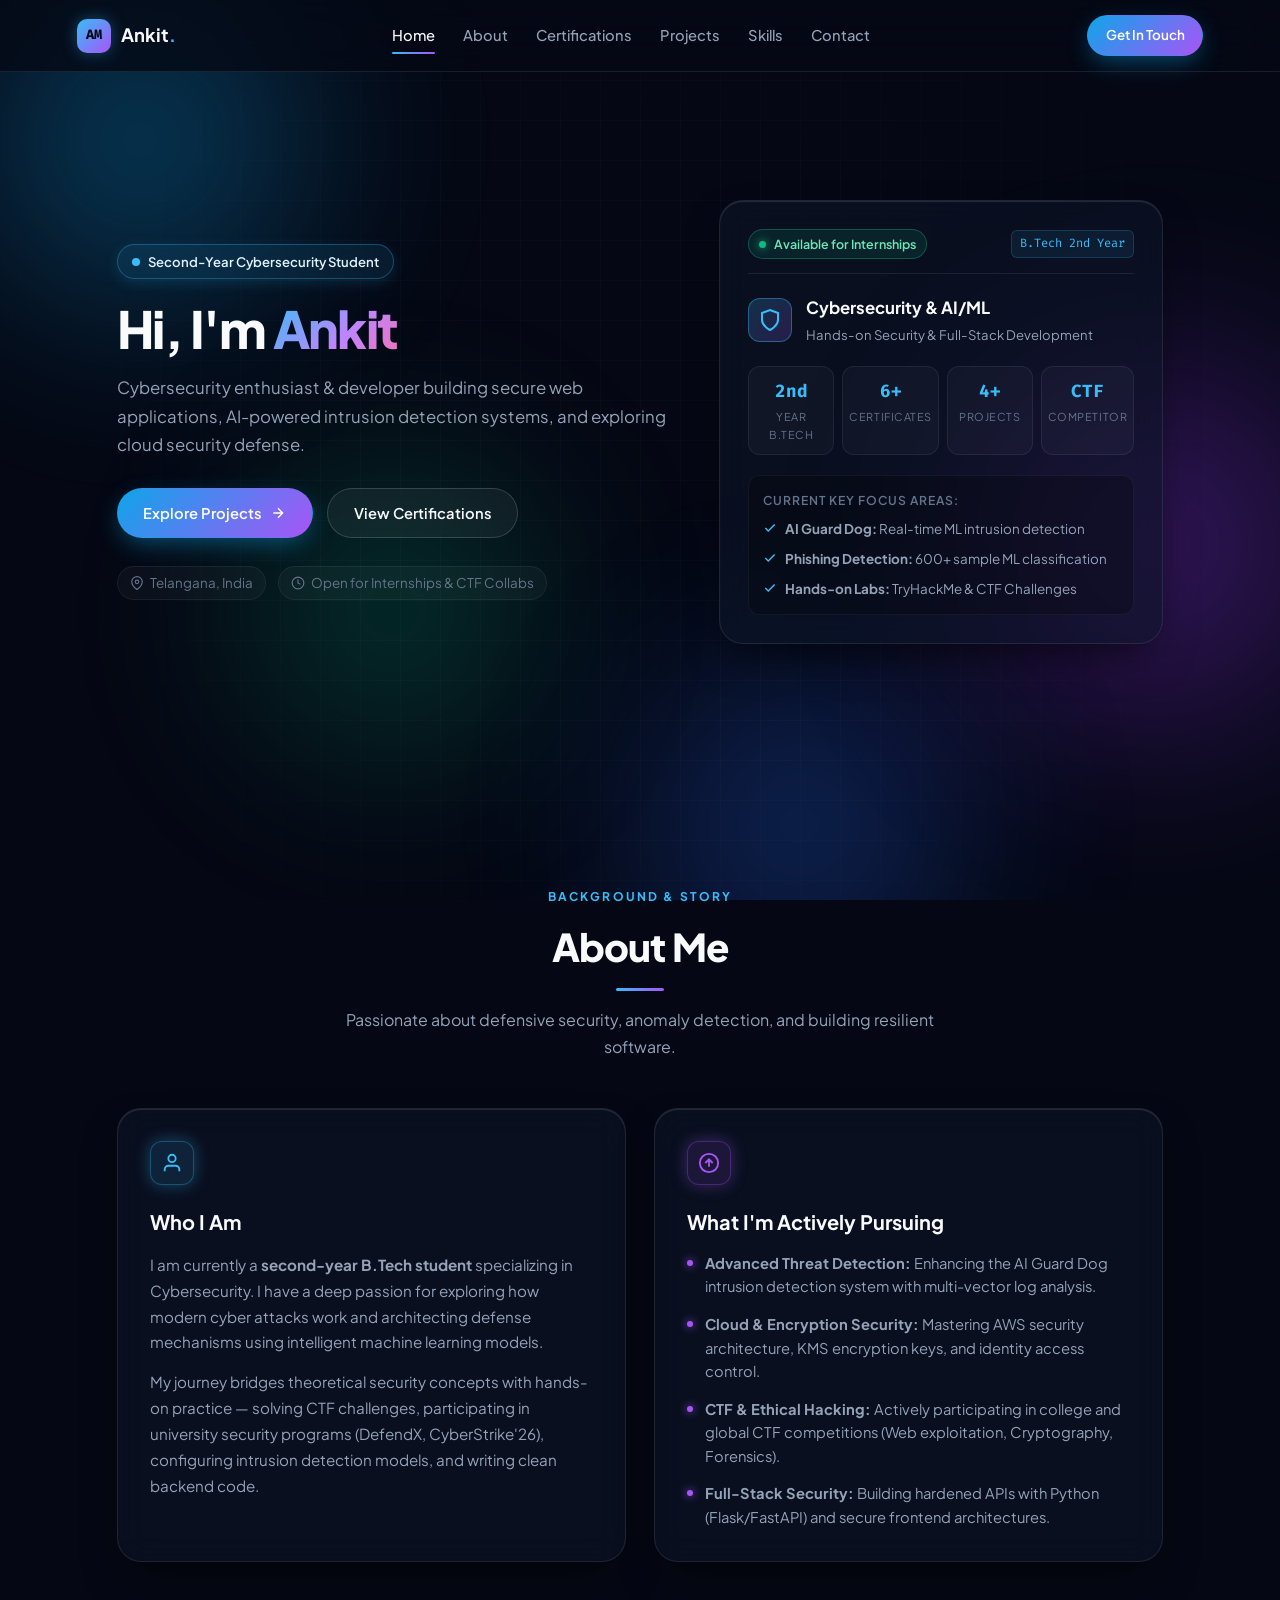
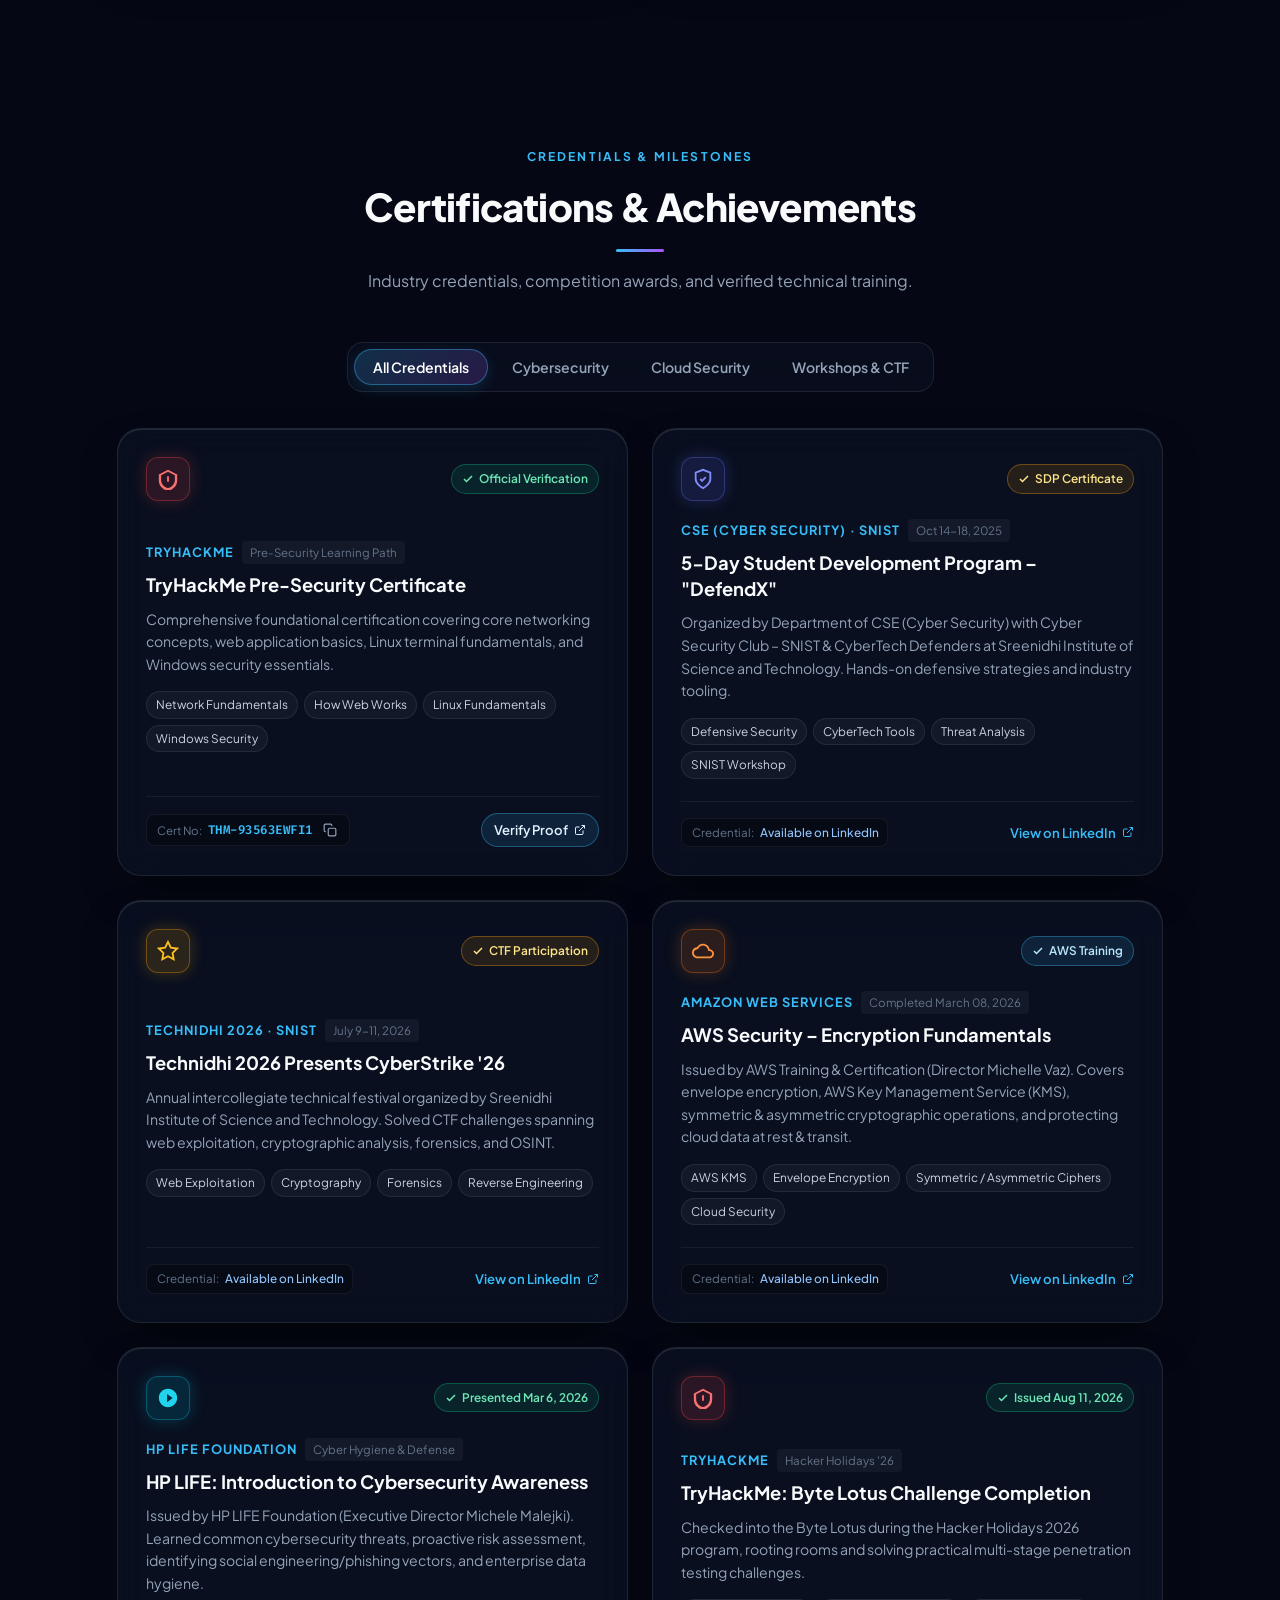
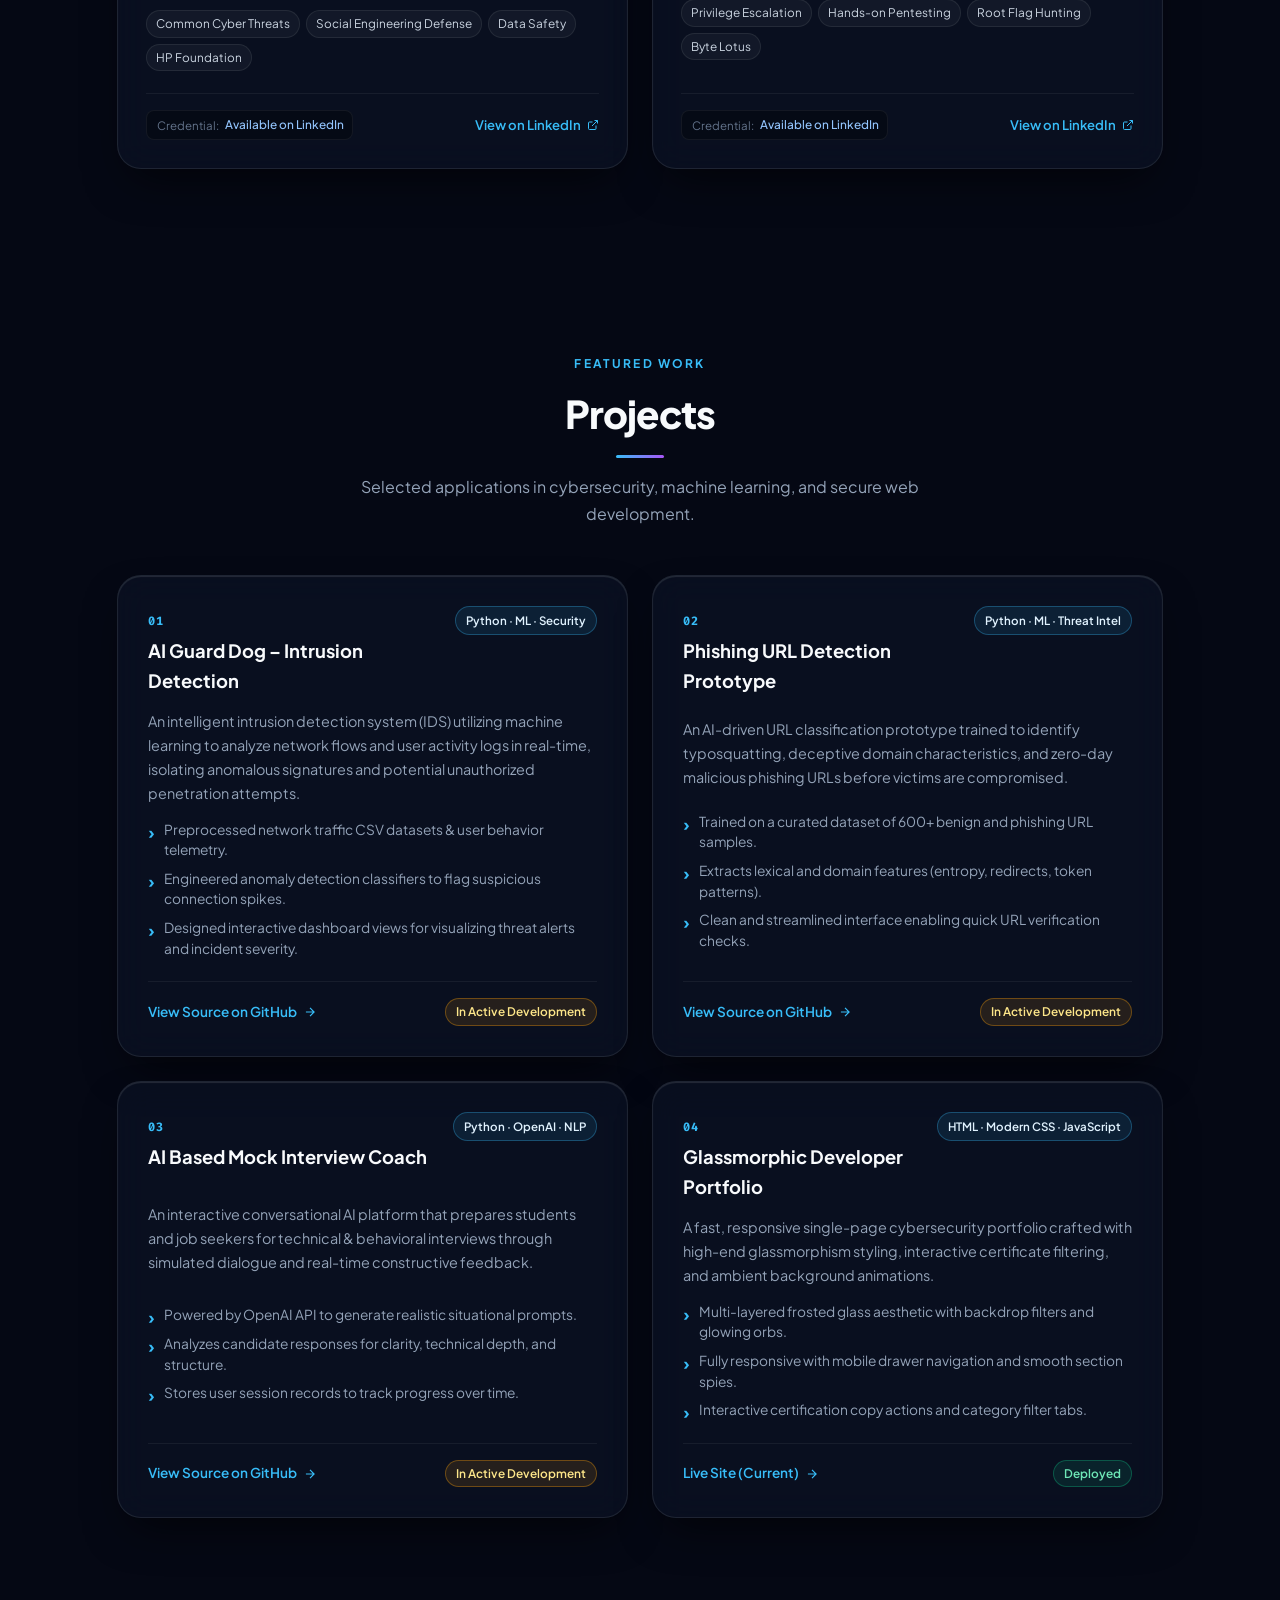
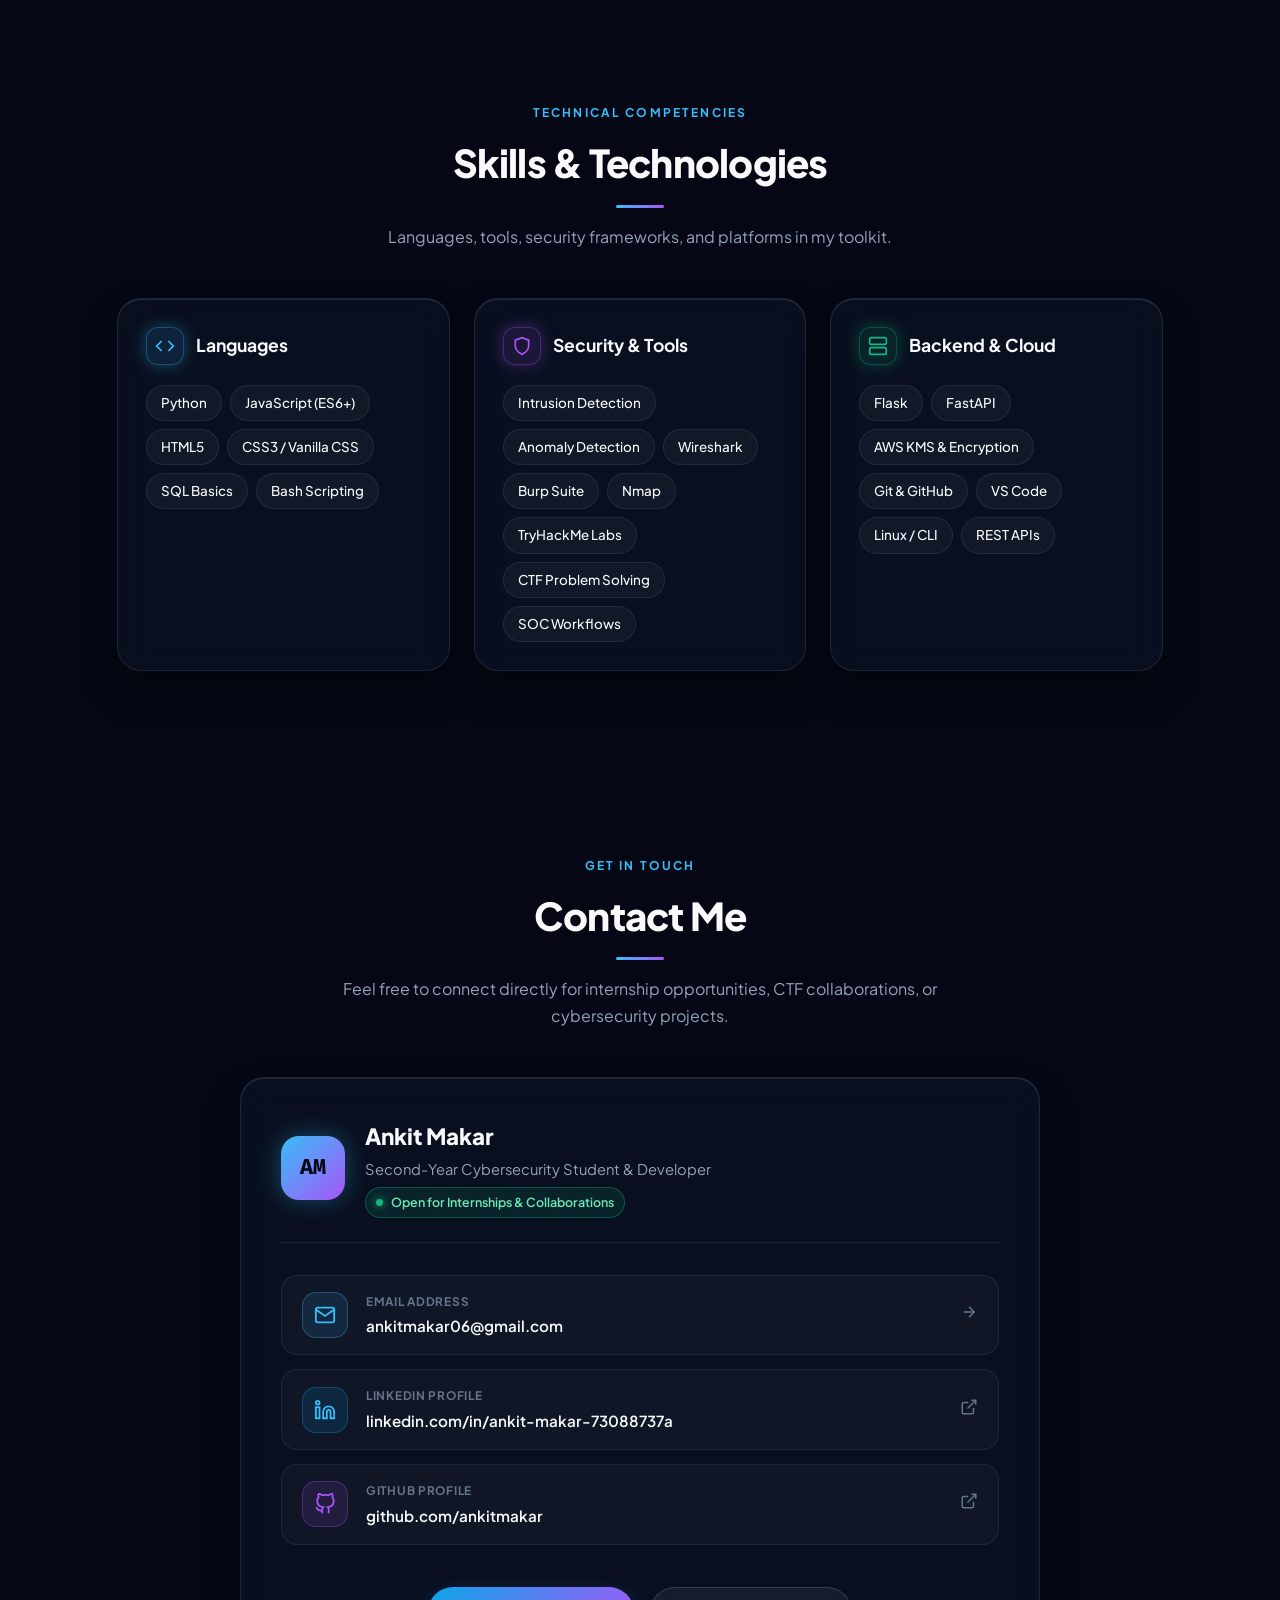
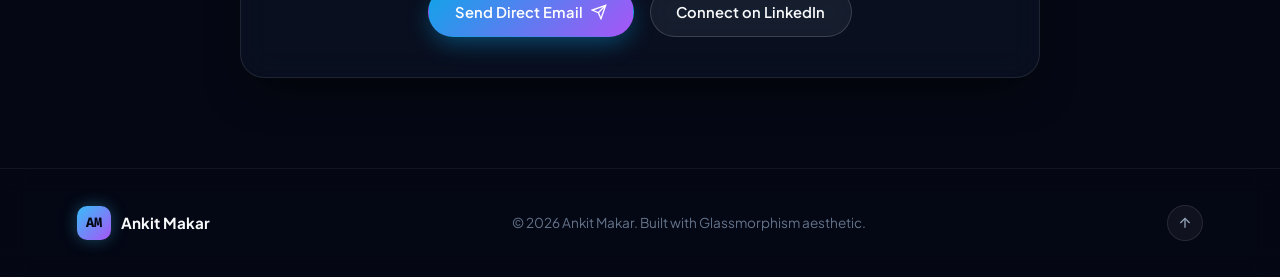
<file: index.html>
<!DOCTYPE html>
<html lang="en">

<head>
  <meta charset="UTF-8" />
  <meta name="viewport" content="width=device-width, initial-scale=1.0" />
  <title>Ankit Makar | Cybersecurity & Developer Portfolio</title>
  <meta name="description" content="Portfolio of Ankit Makar - Second-Year Cybersecurity Student & Developer specializing in AI-based intrusion detection, secure web development, and cloud security." />
  <link rel="stylesheet" href="style.css" />
  <link rel="preconnect" href="https://fonts.googleapis.com">
  <link rel="preconnect" href="https://fonts.gstatic.com" crossorigin>
  <link href="https://fonts.googleapis.com/css2?family=Fira+Code:wght@400;500;600&family=Plus+Jakarta+Sans:wght@300;400;500;600;700;800&display=swap" rel="stylesheet">
</head>

<body>
  <!-- Ambient Glassmorphism Background Orbs -->
  <div class="ambient-background" aria-hidden="true">
    <div class="orb orb-cyan"></div>
    <div class="orb orb-purple"></div>
    <div class="orb orb-emerald"></div>
    <div class="orb orb-blue"></div>
    <div class="grid-overlay"></div>
  </div>

  <!-- Header / Navigation -->
  <header class="top-nav glass-nav">
    <a href="#home" class="logo">
      <span class="logo-box">AM</span>
      <span class="logo-text">Ankit<span class="accent-dot">.</span></span>
    </a>

    <!-- Desktop Navigation -->
    <nav class="desktop-nav">
      <a href="#home" class="nav-link active">Home</a>
      <a href="#about" class="nav-link">About</a>
      <a href="#certifications" class="nav-link">Certifications</a>
      <a href="#projects" class="nav-link">Projects</a>
      <a href="#skills" class="nav-link">Skills</a>
      <a href="#contact" class="nav-link">Contact</a>
    </nav>

    <div class="nav-right">
      <a href="#contact" class="btn primary-btn btn-sm hide-mobile">Get In Touch</a>
      <button class="mobile-toggle" id="mobile-menu-btn" aria-label="Toggle navigation menu">
        <span class="bar"></span>
        <span class="bar"></span>
        <span class="bar"></span>
      </button>
    </div>
  </header>

  <!-- Mobile Drawer Menu -->
  <div class="mobile-menu glass-panel" id="mobile-menu">
    <nav class="mobile-nav-links">
      <a href="#home" class="mobile-nav-link">Home</a>
      <a href="#about" class="mobile-nav-link">About</a>
      <a href="#certifications" class="mobile-nav-link">Certifications</a>
      <a href="#projects" class="mobile-nav-link">Projects</a>
      <a href="#skills" class="mobile-nav-link">Skills</a>
      <a href="#contact" class="mobile-nav-link">Contact</a>
      <a href="#contact" class="btn primary-btn" style="margin-top: 1rem;">Let's Connect</a>
    </nav>
  </div>

  <main>
    <!-- Hero Section -->
    <section id="home" class="hero section">
      <div class="hero-text">
        <div class="badge-tag glass-badge">
          <span class="pulse-dot"></span>
          <span>Second-Year Cybersecurity Student</span>
        </div>
        <h1 class="hero-title">
          Hi, I'm <span class="accent-gradient">Ankit</span>
        </h1>
        <p class="subtitle">
          Cybersecurity enthusiast & developer building secure web applications, AI-powered intrusion detection systems, and exploring cloud security defense.
        </p>
        <div class="hero-actions">
          <a href="#projects" class="btn primary-btn">
            <span>Explore Projects</span>
            <svg class="btn-icon" width="16" height="16" viewBox="0 0 24 24" fill="none" stroke="currentColor" stroke-width="2"><path d="M5 12h14M12 5l7 7-7 7"/></svg>
          </a>
          <a href="#certifications" class="btn glass-btn">
            <span>View Certifications</span>
          </a>
        </div>
        <div class="hero-meta">
          <span class="meta-item"><svg width="14" height="14" viewBox="0 0 24 24" fill="none" stroke="currentColor" stroke-width="2"><path d="M21 10c0 7-9 13-9 13s-9-6-9-13a9 9 0 0118 0z"/><circle cx="12" cy="10" r="3"/></svg> Telangana, India</span>
          <span class="meta-item"><svg width="14" height="14" viewBox="0 0 24 24" fill="none" stroke="currentColor" stroke-width="2"><circle cx="12" cy="12" r="10"/><path d="M12 6v6l4 2"/></svg> Open for Internships & CTF Collabs</span>
        </div>
      </div>

      <!-- Hero Glass Card -->
      <div class="hero-card glass-card">
        <div class="card-glass-glow"></div>
        <div class="hero-card-header">
          <div class="status-badge">
            <span class="dot live-pulse"></span>
            Available for Internships
          </div>
          <span class="terminal-tag">B.Tech 2nd Year</span>
        </div>
        
        <div class="profile-highlight">
          <div class="profile-icon">
            <svg width="24" height="24" viewBox="0 0 24 24" fill="none" stroke="currentColor" stroke-width="2"><path d="M12 22s8-4 8-10V5l-8-3-8 3v7c0 6 8 10 8 10z"/></svg>
          </div>
          <div>
            <h3 class="highlight-title">Cybersecurity & AI/ML</h3>
            <p class="highlight-sub">Hands-on Security & Full-Stack Development</p>
          </div>
        </div>

        <div class="stats-mini-grid">
          <div class="stat-box glass-stat">
            <span class="stat-number">2nd</span>
            <span class="stat-label">Year B.Tech</span>
          </div>
          <div class="stat-box glass-stat">
            <span class="stat-number">6+</span>
            <span class="stat-label">Certificates</span>
          </div>
          <div class="stat-box glass-stat">
            <span class="stat-number">4+</span>
            <span class="stat-label">Projects</span>
          </div>
          <div class="stat-box glass-stat">
            <span class="stat-number">CTF</span>
            <span class="stat-label">Competitor</span>
          </div>
        </div>

        <div class="hero-focus-box">
          <span class="focus-heading">Current Key Focus Areas:</span>
          <ul class="hero-list">
            <li>
              <svg class="check-icon" width="14" height="14" viewBox="0 0 24 24" fill="none" stroke="currentColor" stroke-width="2.5"><polyline points="20 6 9 17 4 12"/></svg>
              <span><strong>AI Guard Dog:</strong> Real-time ML intrusion detection</span>
            </li>
            <li>
              <svg class="check-icon" width="14" height="14" viewBox="0 0 24 24" fill="none" stroke="currentColor" stroke-width="2.5"><polyline points="20 6 9 17 4 12"/></svg>
              <span><strong>Phishing Detection:</strong> 600+ sample ML classification</span>
            </li>
            <li>
              <svg class="check-icon" width="14" height="14" viewBox="0 0 24 24" fill="none" stroke="currentColor" stroke-width="2.5"><polyline points="20 6 9 17 4 12"/></svg>
              <span><strong>Hands-on Labs:</strong> TryHackMe & CTF Challenges</span>
            </li>
          </ul>
        </div>
      </div>
    </section>

    <!-- About Section -->
    <section id="about" class="section">
      <div class="section-header text-center">
        <span class="section-eyebrow">Background & Story</span>
        <h2 class="section-title">About Me</h2>
        <div class="title-bar"></div>
        <p class="section-desc">Passionate about defensive security, anomaly detection, and building resilient software.</p>
      </div>

      <div class="about-grid">
        <div class="about-card glass-card">
          <div class="card-icon-wrapper cyan-glow">
            <svg width="22" height="22" viewBox="0 0 24 24" fill="none" stroke="currentColor" stroke-width="2"><path d="M20 21v-2a4 4 0 0 0-4-4H8a4 4 0 0 0-4 4v2"/><circle cx="12" cy="7" r="4"/></svg>
          </div>
          <h3>Who I Am</h3>
          <p>
            I am currently a <strong>second-year B.Tech student</strong> specializing in Cybersecurity. I have a deep passion for exploring how modern cyber attacks work and architecting defense mechanisms using intelligent machine learning models.
          </p>
          <p>
            My journey bridges theoretical security concepts with hands-on practice — solving CTF challenges, participating in university security programs (DefendX, CyberStrike'26), configuring intrusion detection models, and writing clean backend code.
          </p>
        </div>

        <div class="about-card glass-card">
          <div class="card-icon-wrapper purple-glow">
            <svg width="22" height="22" viewBox="0 0 24 24" fill="none" stroke="currentColor" stroke-width="2"><circle cx="12" cy="12" r="10"/><path d="M16 12l-4-4-4 4M12 16V8"/></svg>
          </div>
          <h3>What I'm Actively Pursuing</h3>
          <ul class="bullet-list-custom">
            <li>
              <span class="bullet-dot"></span>
              <div><strong>Advanced Threat Detection:</strong> Enhancing the AI Guard Dog intrusion detection system with multi-vector log analysis.</div>
            </li>
            <li>
              <span class="bullet-dot"></span>
              <div><strong>Cloud & Encryption Security:</strong> Mastering AWS security architecture, KMS encryption keys, and identity access control.</div>
            </li>
            <li>
              <span class="bullet-dot"></span>
              <div><strong>CTF & Ethical Hacking:</strong> Actively participating in college and global CTF competitions (Web exploitation, Cryptography, Forensics).</div>
            </li>
            <li>
              <span class="bullet-dot"></span>
              <div><strong>Full-Stack Security:</strong> Building hardened APIs with Python (Flask/FastAPI) and secure frontend architectures.</div>
            </li>
          </ul>
        </div>
      </div>
    </section>

    <!-- Certifications & Achievements Section -->
    <section id="certifications" class="section">
      <div class="section-header text-center">
        <span class="section-eyebrow">Credentials & Milestones</span>
        <h2 class="section-title">Certifications & Achievements</h2>
        <div class="title-bar"></div>
        <p class="section-desc">Industry credentials, competition awards, and verified technical training.</p>
      </div>

      <!-- Filter Controls -->
      <div class="filter-wrapper">
        <div class="filter-tabs glass-panel" role="tablist">
          <button class="filter-tab active" data-filter="all">All Credentials</button>
          <button class="filter-tab" data-filter="cybersecurity">Cybersecurity</button>
          <button class="filter-tab" data-filter="cloud">Cloud Security</button>
          <button class="filter-tab" data-filter="ctf">Workshops & CTF</button>
        </div>
      </div>

      <div class="cert-grid">
        <!-- Certificate 1: TryHackMe Pre-Security (Verified with Link & Cert No) -->
        <article class="cert-card glass-card" data-category="cybersecurity">
          <div class="cert-top">
            <div class="issuer-badge thm-badge">
              <svg width="22" height="22" viewBox="0 0 24 24" fill="currentColor"><path d="M12 2L2 7v7c0 5.25 4.25 9.75 10 11 5.75-1.25 10-5.75 10-11V7l-10-5zm0 2.2l7.5 3.75v5.05c0 4.15-3.3 7.8-7.5 8.95-4.2-1.15-7.5-4.8-7.5-8.95V7.95L12 4.2zm-1 4.8v6h2V9h-2z"/></svg>
            </div>
            <div class="cert-status-wrap">
              <span class="badge-status verified">
                <svg width="12" height="12" viewBox="0 0 24 24" fill="none" stroke="currentColor" stroke-width="3"><polyline points="20 6 9 17 4 12"/></svg>
                Official Verification
              </span>
            </div>
          </div>

          <div class="cert-body">
            <div class="cert-meta-row">
              <span class="issuer-name">TryHackMe</span>
              <span class="cert-category-tag">Pre-Security Learning Path</span>
            </div>
            <h3 class="cert-title">TryHackMe Pre-Security Certificate</h3>
            <p class="cert-desc">
              Comprehensive foundational certification covering core networking concepts, web application basics, Linux terminal fundamentals, and Windows security essentials.
            </p>

            <div class="skills-covered">
              <span class="skill-mini-chip">Network Fundamentals</span>
              <span class="skill-mini-chip">How Web Works</span>
              <span class="skill-mini-chip">Linux Fundamentals</span>
              <span class="skill-mini-chip">Windows Security</span>
            </div>
          </div>

          <div class="cert-footer">
            <div class="cert-id-container">
              <span class="id-label">Cert No:</span>
              <code class="cert-id" id="thm-id">THM-93563EWFI1</code>
              <button class="copy-btn" onclick="copyCertId('THM-93563EWFI1', this)" title="Copy Certificate ID" aria-label="Copy Certificate ID">
                <svg width="14" height="14" viewBox="0 0 24 24" fill="none" stroke="currentColor" stroke-width="2"><rect x="9" y="9" width="13" height="13" rx="2" ry="2"/><path d="M5 15H4a2 2 0 0 1-2-2V4a2 2 0 0 1 2-2h9a2 2 0 0 1 2 2v1"/></svg>
              </button>
            </div>
            <a href="https://tryhackme.com/certificate/THM-93563EWFI1" target="_blank" rel="noopener noreferrer" class="cert-action-btn primary-cert-link">
              <span>Verify Proof</span>
              <svg width="12" height="12" viewBox="0 0 24 24" fill="none" stroke="currentColor" stroke-width="2"><path d="M18 13v6a2 2 0 0 1-2 2H5a2 2 0 0 1-2-2V8a2 2 0 0 1 2-2h6M15 3h6v6M10 14L21 3"/></svg>
            </a>
          </div>
        </article>

        <!-- Certificate 2: DefendX - 5-Day Student Development Program -->
        <article class="cert-card glass-card" data-category="ctf">
          <div class="cert-top">
            <div class="issuer-badge defendx-badge">
              <svg width="22" height="22" viewBox="0 0 24 24" fill="none" stroke="currentColor" stroke-width="2"><path d="M12 22s8-4 8-10V5l-8-3-8 3v7c0 6 8 10 8 10z"/><polyline points="9 12 11 14 15 10"/></svg>
            </div>
            <div class="cert-status-wrap">
              <span class="badge-status honor">
                <svg width="12" height="12" viewBox="0 0 24 24" fill="none" stroke="currentColor" stroke-width="3"><polyline points="20 6 9 17 4 12"/></svg>
                SDP Certificate
              </span>
            </div>
          </div>

          <div class="cert-body">
            <div class="cert-meta-row">
              <span class="issuer-name">CSE (Cyber Security) · SNIST</span>
              <span class="cert-category-tag">Oct 14-18, 2025</span>
            </div>
            <h3 class="cert-title">5-Day Student Development Program – "DefendX"</h3>
            <p class="cert-desc">
              Organized by Department of CSE (Cyber Security) with Cyber Security Club – SNIST & CyberTech Defenders at Sreenidhi Institute of Science and Technology. Hands-on defensive strategies and industry tooling.
            </p>

            <div class="skills-covered">
              <span class="skill-mini-chip">Defensive Security</span>
              <span class="skill-mini-chip">CyberTech Tools</span>
              <span class="skill-mini-chip">Threat Analysis</span>
              <span class="skill-mini-chip">SNIST Workshop</span>
            </div>
          </div>

          <div class="cert-footer">
            <div class="cert-id-container">
              <span class="id-label">Credential:</span>
              <span class="linkedin-tag">Available on LinkedIn</span>
            </div>
            <a href="https://www.linkedin.com/in/ankit-makar-73088737a" target="_blank" rel="noopener noreferrer" class="cert-action-btn">
              <span>View on LinkedIn</span>
              <svg width="12" height="12" viewBox="0 0 24 24" fill="none" stroke="currentColor" stroke-width="2"><path d="M18 13v6a2 2 0 0 1-2 2H5a2 2 0 0 1-2-2V8a2 2 0 0 1 2-2h6M15 3h6v6M10 14L21 3"/></svg>
            </a>
          </div>
        </article>

        <!-- Certificate 3: TECHNIDHI 2026 Presents CyberStrike'26 CTF -->
        <article class="cert-card glass-card" data-category="ctf">
          <div class="cert-top">
            <div class="issuer-badge ctf-badge">
              <svg width="22" height="22" viewBox="0 0 24 24" fill="none" stroke="currentColor" stroke-width="2"><polygon points="12 2 15.09 8.26 22 9.27 17 14.14 18.18 21.02 12 17.77 5.82 21.02 7 14.14 2 9.27 8.91 8.26 12 2"/></svg>
            </div>
            <div class="cert-status-wrap">
              <span class="badge-status honor">
                <svg width="12" height="12" viewBox="0 0 24 24" fill="none" stroke="currentColor" stroke-width="3"><polyline points="20 6 9 17 4 12"/></svg>
                CTF Participation
              </span>
            </div>
          </div>

          <div class="cert-body">
            <div class="cert-meta-row">
              <span class="issuer-name">Technidhi 2026 · SNIST</span>
              <span class="cert-category-tag">July 9-11, 2026</span>
            </div>
            <h3 class="cert-title">Technidhi 2026 Presents CyberStrike '26</h3>
            <p class="cert-desc">
              Annual intercollegiate technical festival organized by Sreenidhi Institute of Science and Technology. Solved CTF challenges spanning web exploitation, cryptographic analysis, forensics, and OSINT.
            </p>

            <div class="skills-covered">
              <span class="skill-mini-chip">Web Exploitation</span>
              <span class="skill-mini-chip">Cryptography</span>
              <span class="skill-mini-chip">Forensics</span>
              <span class="skill-mini-chip">Reverse Engineering</span>
            </div>
          </div>

          <div class="cert-footer">
            <div class="cert-id-container">
              <span class="id-label">Credential:</span>
              <span class="linkedin-tag">Available on LinkedIn</span>
            </div>
            <a href="https://www.linkedin.com/in/ankit-makar-73088737a" target="_blank" rel="noopener noreferrer" class="cert-action-btn">
              <span>View on LinkedIn</span>
              <svg width="12" height="12" viewBox="0 0 24 24" fill="none" stroke="currentColor" stroke-width="2"><path d="M18 13v6a2 2 0 0 1-2 2H5a2 2 0 0 1-2-2V8a2 2 0 0 1 2-2h6M15 3h6v6M10 14L21 3"/></svg>
            </a>
          </div>
        </article>

        <!-- Certificate 4: AWS Security – Encryption Fundamentals -->
        <article class="cert-card glass-card" data-category="cloud">
          <div class="cert-top">
            <div class="issuer-badge aws-badge">
              <svg width="22" height="22" viewBox="0 0 24 24" fill="currentColor"><path d="M19.35 10.04C18.67 6.59 15.64 4 12 4 9.11 4 6.6 5.64 5.35 8.04 2.34 8.36 0 10.91 0 14c0 3.31 2.69 6 6 6h13c2.76 0 5-2.24 5-5 0-2.64-2.05-4.78-4.65-4.96zM19 18H6c-2.21 0-4-1.79-4-4 0-2.05 1.53-3.76 3.56-3.97l1.07-.11.5-.95C8.08 7.14 9.94 6 12 6c2.62 0 4.88 1.86 5.39 4.43l.3 1.5 1.53.11c1.56.1 2.78 1.41 2.78 2.96 0 1.65-1.35 3-3 3z"/></svg>
            </div>
            <div class="cert-status-wrap">
              <span class="badge-status cloud-cert">
                <svg width="12" height="12" viewBox="0 0 24 24" fill="none" stroke="currentColor" stroke-width="3"><polyline points="20 6 9 17 4 12"/></svg>
                AWS Training
              </span>
            </div>
          </div>

          <div class="cert-body">
            <div class="cert-meta-row">
              <span class="issuer-name">Amazon Web Services</span>
              <span class="cert-category-tag">Completed March 08, 2026</span>
            </div>
            <h3 class="cert-title">AWS Security – Encryption Fundamentals</h3>
            <p class="cert-desc">
              Issued by AWS Training & Certification (Director Michelle Vaz). Covers envelope encryption, AWS Key Management Service (KMS), symmetric & asymmetric cryptographic operations, and protecting cloud data at rest & transit.
            </p>

            <div class="skills-covered">
              <span class="skill-mini-chip">AWS KMS</span>
              <span class="skill-mini-chip">Envelope Encryption</span>
              <span class="skill-mini-chip">Symmetric / Asymmetric Ciphers</span>
              <span class="skill-mini-chip">Cloud Security</span>
            </div>
          </div>

          <div class="cert-footer">
            <div class="cert-id-container">
              <span class="id-label">Credential:</span>
              <span class="linkedin-tag">Available on LinkedIn</span>
            </div>
            <a href="https://www.linkedin.com/in/ankit-makar-73088737a" target="_blank" rel="noopener noreferrer" class="cert-action-btn">
              <span>View on LinkedIn</span>
              <svg width="12" height="12" viewBox="0 0 24 24" fill="none" stroke="currentColor" stroke-width="2"><path d="M18 13v6a2 2 0 0 1-2 2H5a2 2 0 0 1-2-2V8a2 2 0 0 1 2-2h6M15 3h6v6M10 14L21 3"/></svg>
            </a>
          </div>
        </article>

        <!-- Certificate 5: HP LIFE Introduction to Cybersecurity Awareness -->
        <article class="cert-card glass-card" data-category="cybersecurity">
          <div class="cert-top">
            <div class="issuer-badge hp-badge">
              <svg width="22" height="22" viewBox="0 0 24 24" fill="currentColor"><path d="M12 2C6.48 2 2 6.48 2 12s4.48 10 10 10 10-4.48 10-10S17.52 2 12 2zm-1 14.5v-9l6 4.5-6 4.5z"/></svg>
            </div>
            <div class="cert-status-wrap">
              <span class="badge-status verified">
                <svg width="12" height="12" viewBox="0 0 24 24" fill="none" stroke="currentColor" stroke-width="3"><polyline points="20 6 9 17 4 12"/></svg>
                Presented Mar 6, 2026
              </span>
            </div>
          </div>

          <div class="cert-body">
            <div class="cert-meta-row">
              <span class="issuer-name">HP LIFE Foundation</span>
              <span class="cert-category-tag">Cyber Hygiene & Defense</span>
            </div>
            <h3 class="cert-title">HP LIFE: Introduction to Cybersecurity Awareness</h3>
            <p class="cert-desc">
              Issued by HP LIFE Foundation (Executive Director Michele Malejki). Learned common cybersecurity threats, proactive risk assessment, identifying social engineering/phishing vectors, and enterprise data hygiene.
            </p>

            <div class="skills-covered">
              <span class="skill-mini-chip">Common Cyber Threats</span>
              <span class="skill-mini-chip">Social Engineering Defense</span>
              <span class="skill-mini-chip">Data Safety</span>
              <span class="skill-mini-chip">HP Foundation</span>
            </div>
          </div>

          <div class="cert-footer">
            <div class="cert-id-container">
              <span class="id-label">Credential:</span>
              <span class="linkedin-tag">Available on LinkedIn</span>
            </div>
            <a href="https://www.linkedin.com/in/ankit-makar-73088737a" target="_blank" rel="noopener noreferrer" class="cert-action-btn">
              <span>View on LinkedIn</span>
              <svg width="12" height="12" viewBox="0 0 24 24" fill="none" stroke="currentColor" stroke-width="2"><path d="M18 13v6a2 2 0 0 1-2 2H5a2 2 0 0 1-2-2V8a2 2 0 0 1 2-2h6M15 3h6v6M10 14L21 3"/></svg>
            </a>
          </div>
        </article>

        <!-- Certificate 6: TryHackMe Byte Lotus - Hacker Holidays -->
        <article class="cert-card glass-card" data-category="cybersecurity">
          <div class="cert-top">
            <div class="issuer-badge thm-badge">
              <svg width="22" height="22" viewBox="0 0 24 24" fill="currentColor"><path d="M12 2L2 7v7c0 5.25 4.25 9.75 10 11 5.75-1.25 10-5.75 10-11V7l-10-5zm0 2.2l7.5 3.75v5.05c0 4.15-3.3 7.8-7.5 8.95-4.2-1.15-7.5-4.8-7.5-8.95V7.95L12 4.2zm-1 4.8v6h2V9h-2z"/></svg>
            </div>
            <div class="cert-status-wrap">
              <span class="badge-status verified">
                <svg width="12" height="12" viewBox="0 0 24 24" fill="none" stroke="currentColor" stroke-width="3"><polyline points="20 6 9 17 4 12"/></svg>
                Issued Aug 11, 2026
              </span>
            </div>
          </div>

          <div class="cert-body">
            <div class="cert-meta-row">
              <span class="issuer-name">TryHackMe</span>
              <span class="cert-category-tag">Hacker Holidays '26</span>
            </div>
            <h3 class="cert-title">TryHackMe: Byte Lotus Challenge Completion</h3>
            <p class="cert-desc">
              Checked into the Byte Lotus during the Hacker Holidays 2026 program, rooting rooms and solving practical multi-stage penetration testing challenges.
            </p>

            <div class="skills-covered">
              <span class="skill-mini-chip">Privilege Escalation</span>
              <span class="skill-mini-chip">Hands-on Pentesting</span>
              <span class="skill-mini-chip">Root Flag Hunting</span>
              <span class="skill-mini-chip">Byte Lotus</span>
            </div>
          </div>

          <div class="cert-footer">
            <div class="cert-id-container">
              <span class="id-label">Credential:</span>
              <span class="linkedin-tag">Available on LinkedIn</span>
            </div>
            <a href="https://www.linkedin.com/in/ankit-makar-73088737a" target="_blank" rel="noopener noreferrer" class="cert-action-btn">
              <span>View on LinkedIn</span>
              <svg width="12" height="12" viewBox="0 0 24 24" fill="none" stroke="currentColor" stroke-width="2"><path d="M18 13v6a2 2 0 0 1-2 2H5a2 2 0 0 1-2-2V8a2 2 0 0 1 2-2h6M15 3h6v6M10 14L21 3"/></svg>
            </a>
          </div>
        </article>
      </div>
    </section>

    <!-- Projects Section -->
    <section id="projects" class="section">
      <div class="section-header text-center">
        <span class="section-eyebrow">Featured Work</span>
        <h2 class="section-title">Projects</h2>
        <div class="title-bar"></div>
        <p class="section-desc">Selected applications in cybersecurity, machine learning, and secure web development.</p>
      </div>

      <div class="projects-grid">
        <!-- Project 1: AI Guard Dog -->
        <article class="project-card glass-card">
          <div class="project-header">
            <div>
              <span class="project-num">01</span>
              <h3 class="project-title">AI Guard Dog – Intrusion Detection</h3>
            </div>
            <span class="tag">Python · ML · Security</span>
          </div>
          <p class="project-desc">
            An intelligent intrusion detection system (IDS) utilizing machine learning to analyze network flows and user activity logs in real-time, isolating anomalous signatures and potential unauthorized penetration attempts.
          </p>
          <ul class="project-points">
            <li>Preprocessed network traffic CSV datasets & user behavior telemetry.</li>
            <li>Engineered anomaly detection classifiers to flag suspicious connection spikes.</li>
            <li>Designed interactive dashboard views for visualizing threat alerts and incident severity.</li>
          </ul>
          <div class="project-footer">
            <a href="https://github.com/ankitmakar/ShadowBytes-AI-Guard-Dogs/tree/master" target="_blank" rel="noopener noreferrer" class="text-link with-arrow">
              <span>View Source on GitHub</span>
              <svg width="14" height="14" viewBox="0 0 24 24" fill="none" stroke="currentColor" stroke-width="2"><path d="M5 12h14M12 5l7 7-7 7"/></svg>
            </a>
            <span class="pill pill-active">In Active Development</span>
          </div>
        </article>

        <!-- Project 2: Phishing Detection Prototype -->
        <article class="project-card glass-card">
          <div class="project-header">
            <div>
              <span class="project-num">02</span>
              <h3 class="project-title">Phishing URL Detection Prototype</h3>
            </div>
            <span class="tag">Python · ML · Threat Intel</span>
          </div>
          <p class="project-desc">
            An AI-driven URL classification prototype trained to identify typosquatting, deceptive domain characteristics, and zero-day malicious phishing URLs before victims are compromised.
          </p>
          <ul class="project-points">
            <li>Trained on a curated dataset of 600+ benign and phishing URL samples.</li>
            <li>Extracts lexical and domain features (entropy, redirects, token patterns).</li>
            <li>Clean and streamlined interface enabling quick URL verification checks.</li>
          </ul>
          <div class="project-footer">
            <a href="https://github.com/ankitmakar/Phishing-url-detector" target="_blank" rel="noopener noreferrer" class="text-link with-arrow">
              <span>View Source on GitHub</span>
              <svg width="14" height="14" viewBox="0 0 24 24" fill="none" stroke="currentColor" stroke-width="2"><path d="M5 12h14M12 5l7 7-7 7"/></svg>
            </a>
            <span class="pill pill-active">In Active Development</span>
          </div>
        </article>

        <!-- Project 3: AI Mock Interview Coach -->
        <article class="project-card glass-card">
          <div class="project-header">
            <div>
              <span class="project-num">03</span>
              <h3 class="project-title">AI Based Mock Interview Coach</h3>
            </div>
            <span class="tag">Python · OpenAI · NLP</span>
          </div>
          <p class="project-desc">
            An interactive conversational AI platform that prepares students and job seekers for technical & behavioral interviews through simulated dialogue and real-time constructive feedback.
          </p>
          <ul class="project-points">
            <li>Powered by OpenAI API to generate realistic situational prompts.</li>
            <li>Analyzes candidate responses for clarity, technical depth, and structure.</li>
            <li>Stores user session records to track progress over time.</li>
          </ul>
          <div class="project-footer">
            <a href="https://github.com/ankitmakar/ai-interview-coach" target="_blank" rel="noopener noreferrer" class="text-link with-arrow">
              <span>View Source on GitHub</span>
              <svg width="14" height="14" viewBox="0 0 24 24" fill="none" stroke="currentColor" stroke-width="2"><path d="M5 12h14M12 5l7 7-7 7"/></svg>
            </a>
            <span class="pill pill-active">In Active Development</span>
          </div>
        </article>

        <!-- Project 4: Glassmorphic Developer Portfolio -->
        <article class="project-card glass-card">
          <div class="project-header">
            <div>
              <span class="project-num">04</span>
              <h3 class="project-title">Glassmorphic Developer Portfolio</h3>
            </div>
            <span class="tag">HTML · Modern CSS · JavaScript</span>
          </div>
          <p class="project-desc">
            A fast, responsive single-page cybersecurity portfolio crafted with high-end glassmorphism styling, interactive certificate filtering, and ambient background animations.
          </p>
          <ul class="project-points">
            <li>Multi-layered frosted glass aesthetic with backdrop filters and glowing orbs.</li>
            <li>Fully responsive with mobile drawer navigation and smooth section spies.</li>
            <li>Interactive certification copy actions and category filter tabs.</li>
          </ul>
          <div class="project-footer">
            <a href="#home" class="text-link with-arrow">
              <span>Live Site (Current)</span>
              <svg width="14" height="14" viewBox="0 0 24 24" fill="none" stroke="currentColor" stroke-width="2"><path d="M5 12h14M12 5l7 7-7 7"/></svg>
            </a>
            <span class="pill pill-deployed">Deployed</span>
          </div>
        </article>
      </div>
    </section>

    <!-- Skills Section -->
    <section id="skills" class="section">
      <div class="section-header text-center">
        <span class="section-eyebrow">Technical Competencies</span>
        <h2 class="section-title">Skills & Technologies</h2>
        <div class="title-bar"></div>
        <p class="section-desc">Languages, tools, security frameworks, and platforms in my toolkit.</p>
      </div>

      <div class="skills-grid">
        <!-- Column 1: Languages -->
        <div class="skills-column glass-card">
          <div class="skill-col-header">
            <div class="card-icon-wrapper cyan-glow">
              <svg width="20" height="20" viewBox="0 0 24 24" fill="none" stroke="currentColor" stroke-width="2"><polyline points="16 18 22 12 16 6"/><polyline points="8 6 2 12 8 18"/></svg>
            </div>
            <h3>Languages</h3>
          </div>
          <ul class="chip-list">
            <li class="chip">Python</li>
            <li class="chip">JavaScript (ES6+)</li>
            <li class="chip">HTML5</li>
            <li class="chip">CSS3 / Vanilla CSS</li>
            <li class="chip">SQL Basics</li>
            <li class="chip">Bash Scripting</li>
          </ul>
        </div>

        <!-- Column 2: Security & SOC Tools -->
        <div class="skills-column glass-card">
          <div class="skill-col-header">
            <div class="card-icon-wrapper purple-glow">
              <svg width="20" height="20" viewBox="0 0 24 24" fill="none" stroke="currentColor" stroke-width="2"><path d="M12 22s8-4 8-10V5l-8-3-8 3v7c0 6 8 10 8 10z"/></svg>
            </div>
            <h3>Security & Tools</h3>
          </div>
          <ul class="chip-list">
            <li class="chip">Intrusion Detection</li>
            <li class="chip">Anomaly Detection</li>
            <li class="chip">Wireshark</li>
            <li class="chip">Burp Suite</li>
            <li class="chip">Nmap</li>
            <li class="chip">TryHackMe Labs</li>
            <li class="chip">CTF Problem Solving</li>
            <li class="chip">SOC Workflows</li>
          </ul>
        </div>

        <!-- Column 3: Frameworks & Cloud -->
        <div class="skills-column glass-card">
          <div class="skill-col-header">
            <div class="card-icon-wrapper emerald-glow">
              <svg width="20" height="20" viewBox="0 0 24 24" fill="none" stroke="currentColor" stroke-width="2"><rect x="2" y="2" width="20" height="8" rx="2" ry="2"/><rect x="2" y="14" width="20" height="8" rx="2" ry="2"/><line x1="6" y1="6" x2="6.01" y2="6"/><line x1="6" y1="18" x2="6.01" y2="18"/></svg>
            </div>
            <h3>Backend & Cloud</h3>
          </div>
          <ul class="chip-list">
            <li class="chip">Flask</li>
            <li class="chip">FastAPI</li>
            <li class="chip">AWS KMS & Encryption</li>
            <li class="chip">Git & GitHub</li>
            <li class="chip">VS Code</li>
            <li class="chip">Linux / CLI</li>
            <li class="chip">REST APIs</li>
          </ul>
        </div>
      </div>
    </section>

    <!-- Contact Section (Focused & Clean, Without the Form) -->
    <section id="contact" class="section">
      <div class="section-header text-center">
        <span class="section-eyebrow">Get In Touch</span>
        <h2 class="section-title">Contact Me</h2>
        <div class="title-bar"></div>
        <p class="section-desc">Feel free to connect directly for internship opportunities, CTF collaborations, or cybersecurity projects.</p>
      </div>

      <div class="contact-hub-wrapper">
        <div class="contact-hub-card glass-card">
          <div class="contact-hub-header">
            <div class="hub-avatar">
              <span class="avatar-text">AM</span>
            </div>
            <div class="hub-intro">
              <h3 class="hub-name">Ankit Makar</h3>
              <p class="hub-role">Second-Year Cybersecurity Student & Developer</p>
              <div class="status-badge" style="margin-top: 6px;">
                <span class="dot live-pulse"></span>
                Open for Internships & Collaborations
              </div>
            </div>
          </div>

          <div class="contact-cards-grid">
            <!-- Email Item -->
            <a href="mailto:ankitmakar06@gmail.com" class="contact-hub-item glass-item">
              <div class="contact-hub-icon email-icon">
                <svg width="22" height="22" viewBox="0 0 24 24" fill="none" stroke="currentColor" stroke-width="2"><path d="M4 4h16c1.1 0 2 .9 2 2v12c0 1.1-.9 2-2 2H4c-1.1 0-2-.9-2-2V6c0-1.1.9-2 2-2z"/><polyline points="22,6 12,13 2,6"/></svg>
              </div>
              <div class="contact-hub-info">
                <span class="hub-label">Email Address</span>
                <span class="hub-value">ankitmakar06@gmail.com</span>
              </div>
              <div class="hub-arrow">
                <svg width="18" height="18" viewBox="0 0 24 24" fill="none" stroke="currentColor" stroke-width="2"><path d="M5 12h14M12 5l7 7-7 7"/></svg>
              </div>
            </a>

            <!-- LinkedIn Item -->
            <a href="https://www.linkedin.com/in/ankit-makar-73088737a" target="_blank" rel="noopener noreferrer" class="contact-hub-item glass-item">
              <div class="contact-hub-icon linkedin-icon">
                <svg width="22" height="22" viewBox="0 0 24 24" fill="none" stroke="currentColor" stroke-width="2"><path d="M16 8a6 6 0 0 1 6 6v7h-4v-7a2 2 0 0 0-2-2 2 2 0 0 0-2 2v7h-4v-7a6 6 0 0 1 6-6z"/><rect x="2" y="9" width="4" height="12"/><circle cx="4" cy="4" r="2"/></svg>
              </div>
              <div class="contact-hub-info">
                <span class="hub-label">LinkedIn Profile</span>
                <span class="hub-value">linkedin.com/in/ankit-makar-73088737a</span>
              </div>
              <div class="hub-arrow">
                <svg width="18" height="18" viewBox="0 0 24 24" fill="none" stroke="currentColor" stroke-width="2"><path d="M18 13v6a2 2 0 0 1-2 2H5a2 2 0 0 1-2-2V8a2 2 0 0 1 2-2h6M15 3h6v6M10 14L21 3"/></svg>
              </div>
            </a>

            <!-- GitHub Item -->
            <a href="https://github.com/ankitmakar" target="_blank" rel="noopener noreferrer" class="contact-hub-item glass-item">
              <div class="contact-hub-icon github-icon">
                <svg width="22" height="22" viewBox="0 0 24 24" fill="none" stroke="currentColor" stroke-width="2"><path d="M9 19c-5 1.5-5-2.5-7-3m14 6v-3.87a3.37 3.37 0 0 0-.94-2.61c3.14-.35 6.44-1.54 6.44-7A5.44 5.44 0 0 0 20 4.77 5.07 5.07 0 0 0 19.91 1S18.73.65 16 2.48a13.38 13.38 0 0 0-7 0C6.27.65 5.09 1 5.09 1A5.07 5.07 0 0 0 5 4.77a5.44 5.44 0 0 0-1.5 3.78c0 5.42 3.3 6.61 6.44 7A3.37 3.37 0 0 0 9 18.13V22"/></svg>
              </div>
              <div class="contact-hub-info">
                <span class="hub-label">GitHub Profile</span>
                <span class="hub-value">github.com/ankitmakar</span>
              </div>
              <div class="hub-arrow">
                <svg width="18" height="18" viewBox="0 0 24 24" fill="none" stroke="currentColor" stroke-width="2"><path d="M18 13v6a2 2 0 0 1-2 2H5a2 2 0 0 1-2-2V8a2 2 0 0 1 2-2h6M15 3h6v6M10 14L21 3"/></svg>
              </div>
            </a>
          </div>

          <div class="contact-hub-footer">
            <a href="mailto:ankitmakar06@gmail.com" class="btn primary-btn">
              <span>Send Direct Email</span>
              <svg width="16" height="16" viewBox="0 0 24 24" fill="none" stroke="currentColor" stroke-width="2"><line x1="22" y1="2" x2="11" y2="13"/><polygon points="22 2 15 22 11 13 2 9 22 2"/></svg>
            </a>
            <a href="https://www.linkedin.com/in/ankit-makar-73088737a" target="_blank" rel="noopener noreferrer" class="btn glass-btn">
              <span>Connect on LinkedIn</span>
            </a>
          </div>
        </div>
      </div>
    </section>
  </main>

  <!-- Footer -->
  <footer class="footer">
    <div class="footer-content">
      <div class="footer-logo">
        <span class="logo-box">AM</span>
        <span>Ankit Makar</span>
      </div>
      <p class="footer-copy">© <span id="year"></span> Ankit Makar. Built with Glassmorphism aesthetic.</p>
      <a href="#home" class="back-to-top" title="Back to top" aria-label="Back to top">
        <svg width="16" height="16" viewBox="0 0 24 24" fill="none" stroke="currentColor" stroke-width="2"><line x1="12" y1="19" x2="12" y2="5"/><polyline points="5 12 12 5 19 12"/></svg>
      </a>
    </div>
  </footer>

  <!-- Toast Notification for Copying Certificate ID -->
  <div class="toast-notification" id="toast-notification">
    <svg width="16" height="16" viewBox="0 0 24 24" fill="none" stroke="currentColor" stroke-width="2.5"><polyline points="20 6 9 17 4 12"/></svg>
    <span id="toast-message">Certificate ID copied to clipboard!</span>
  </div>

  <script src="script.js"></script>
</body>

</html>
</file>
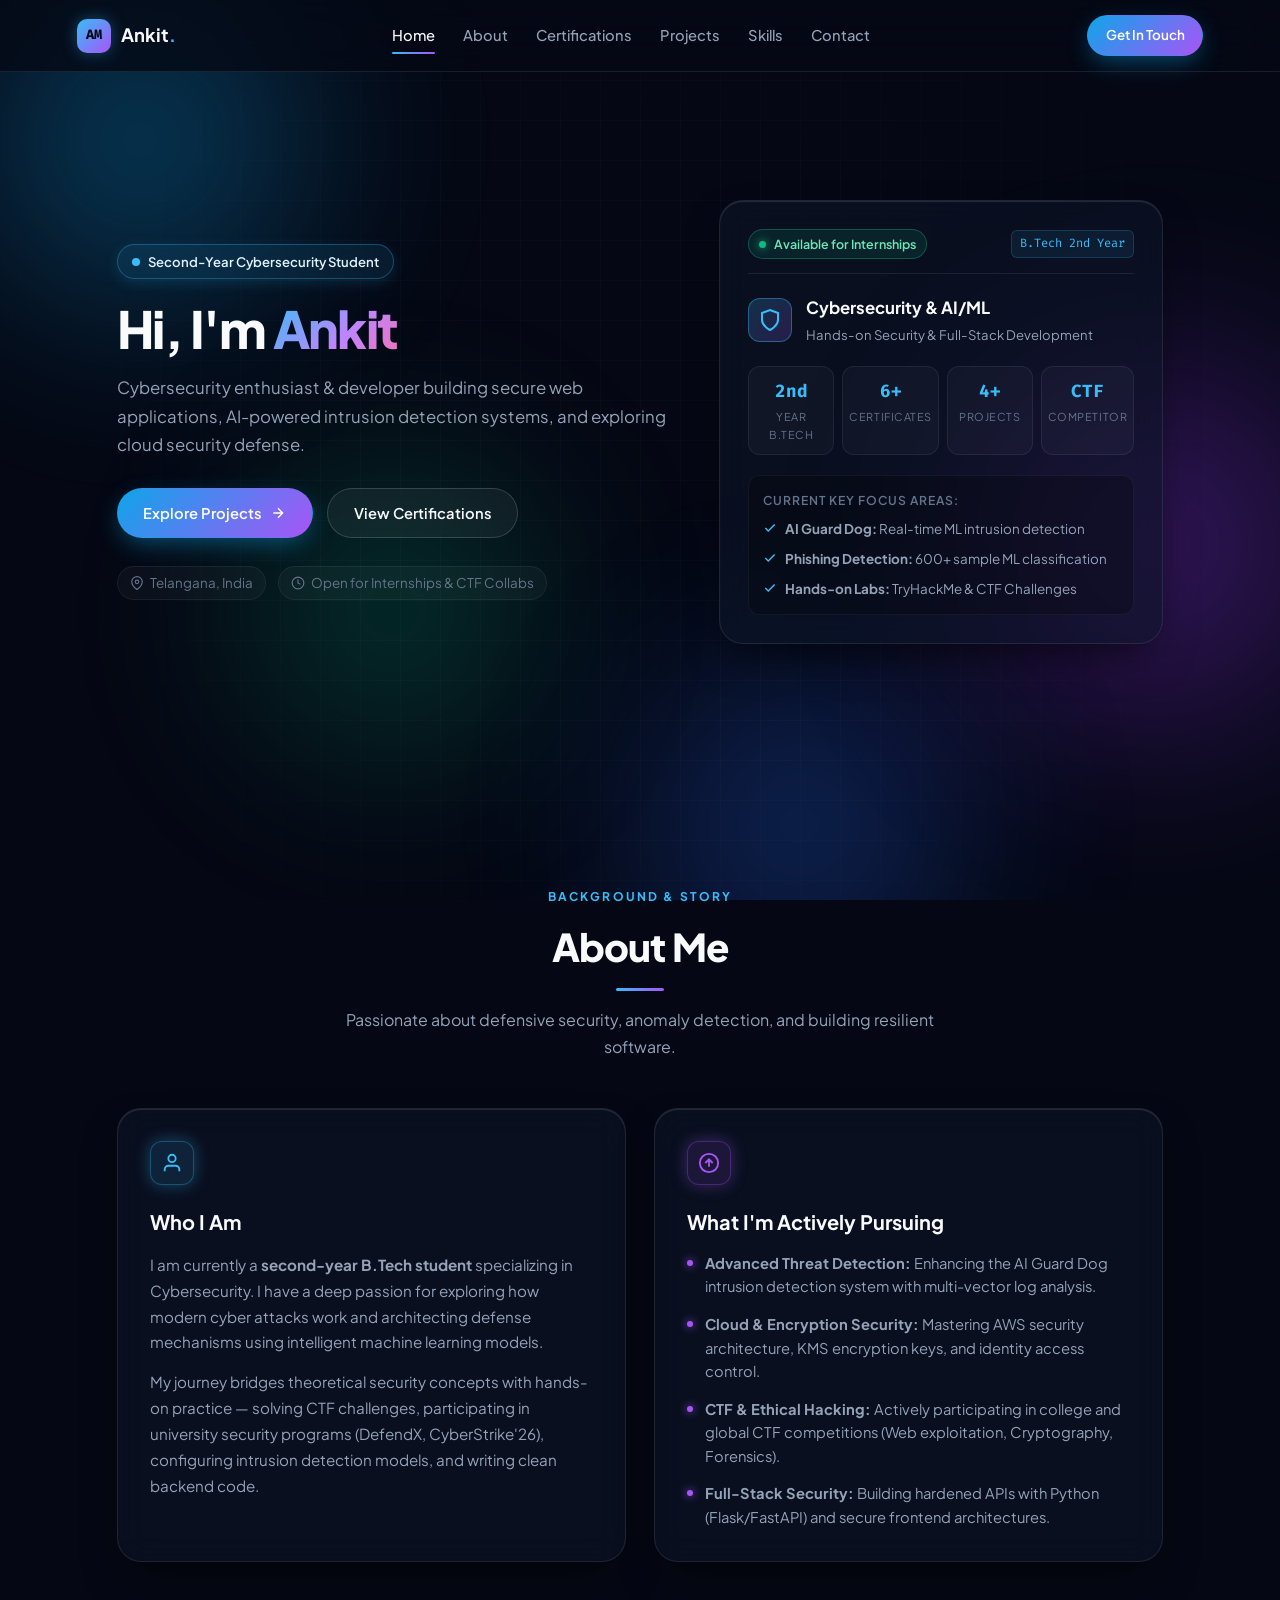
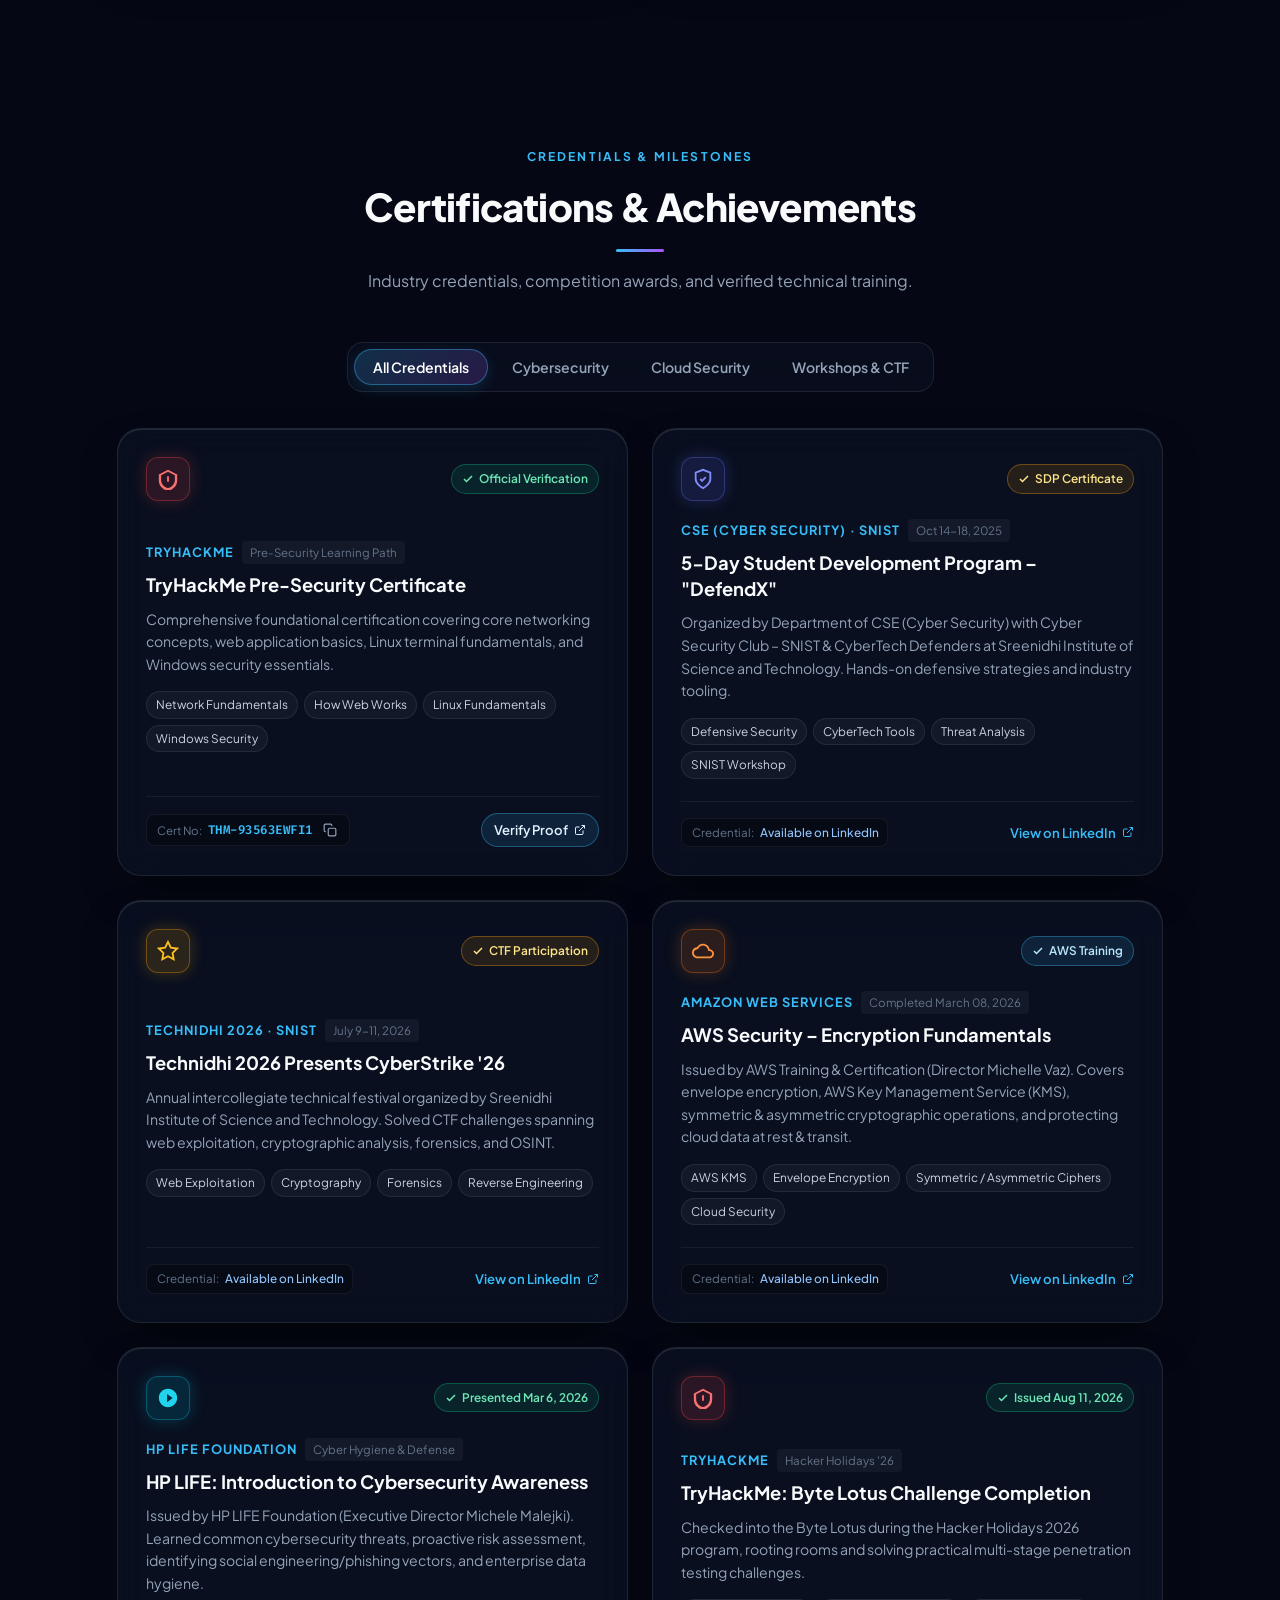
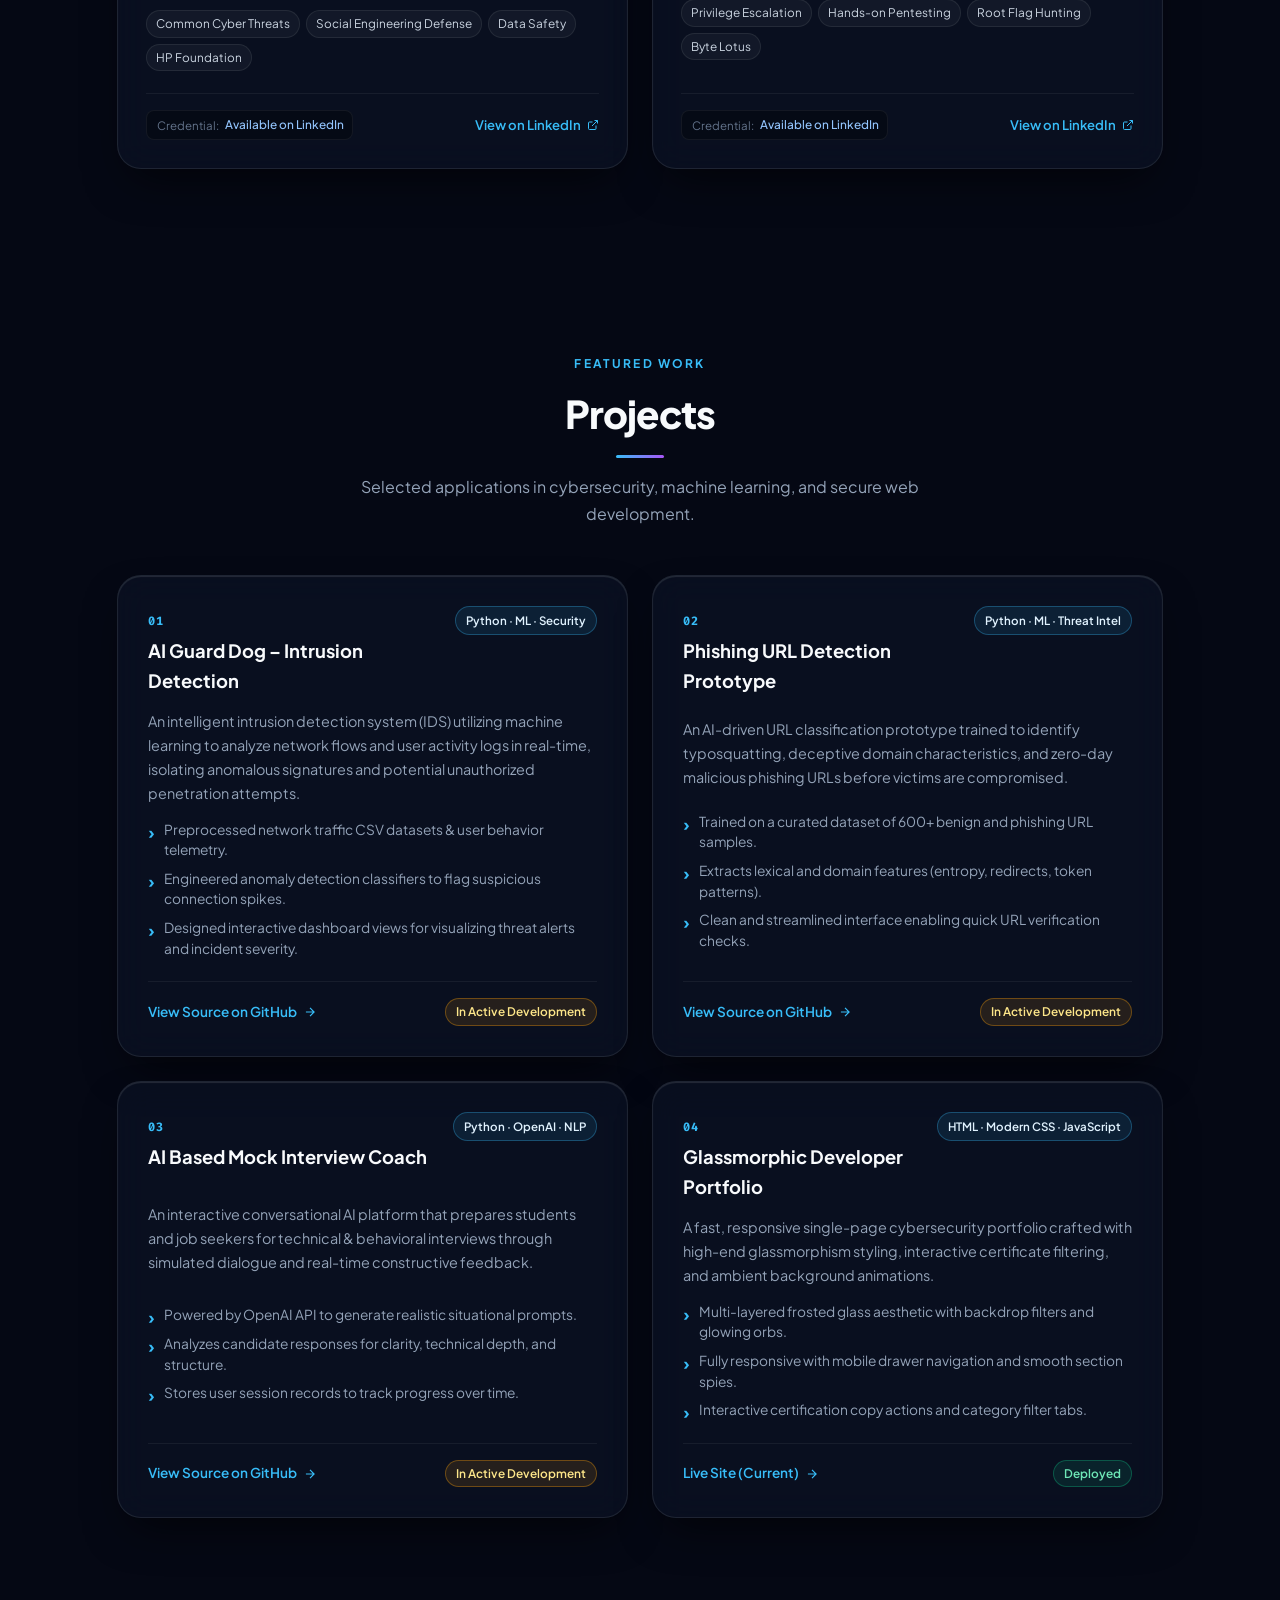
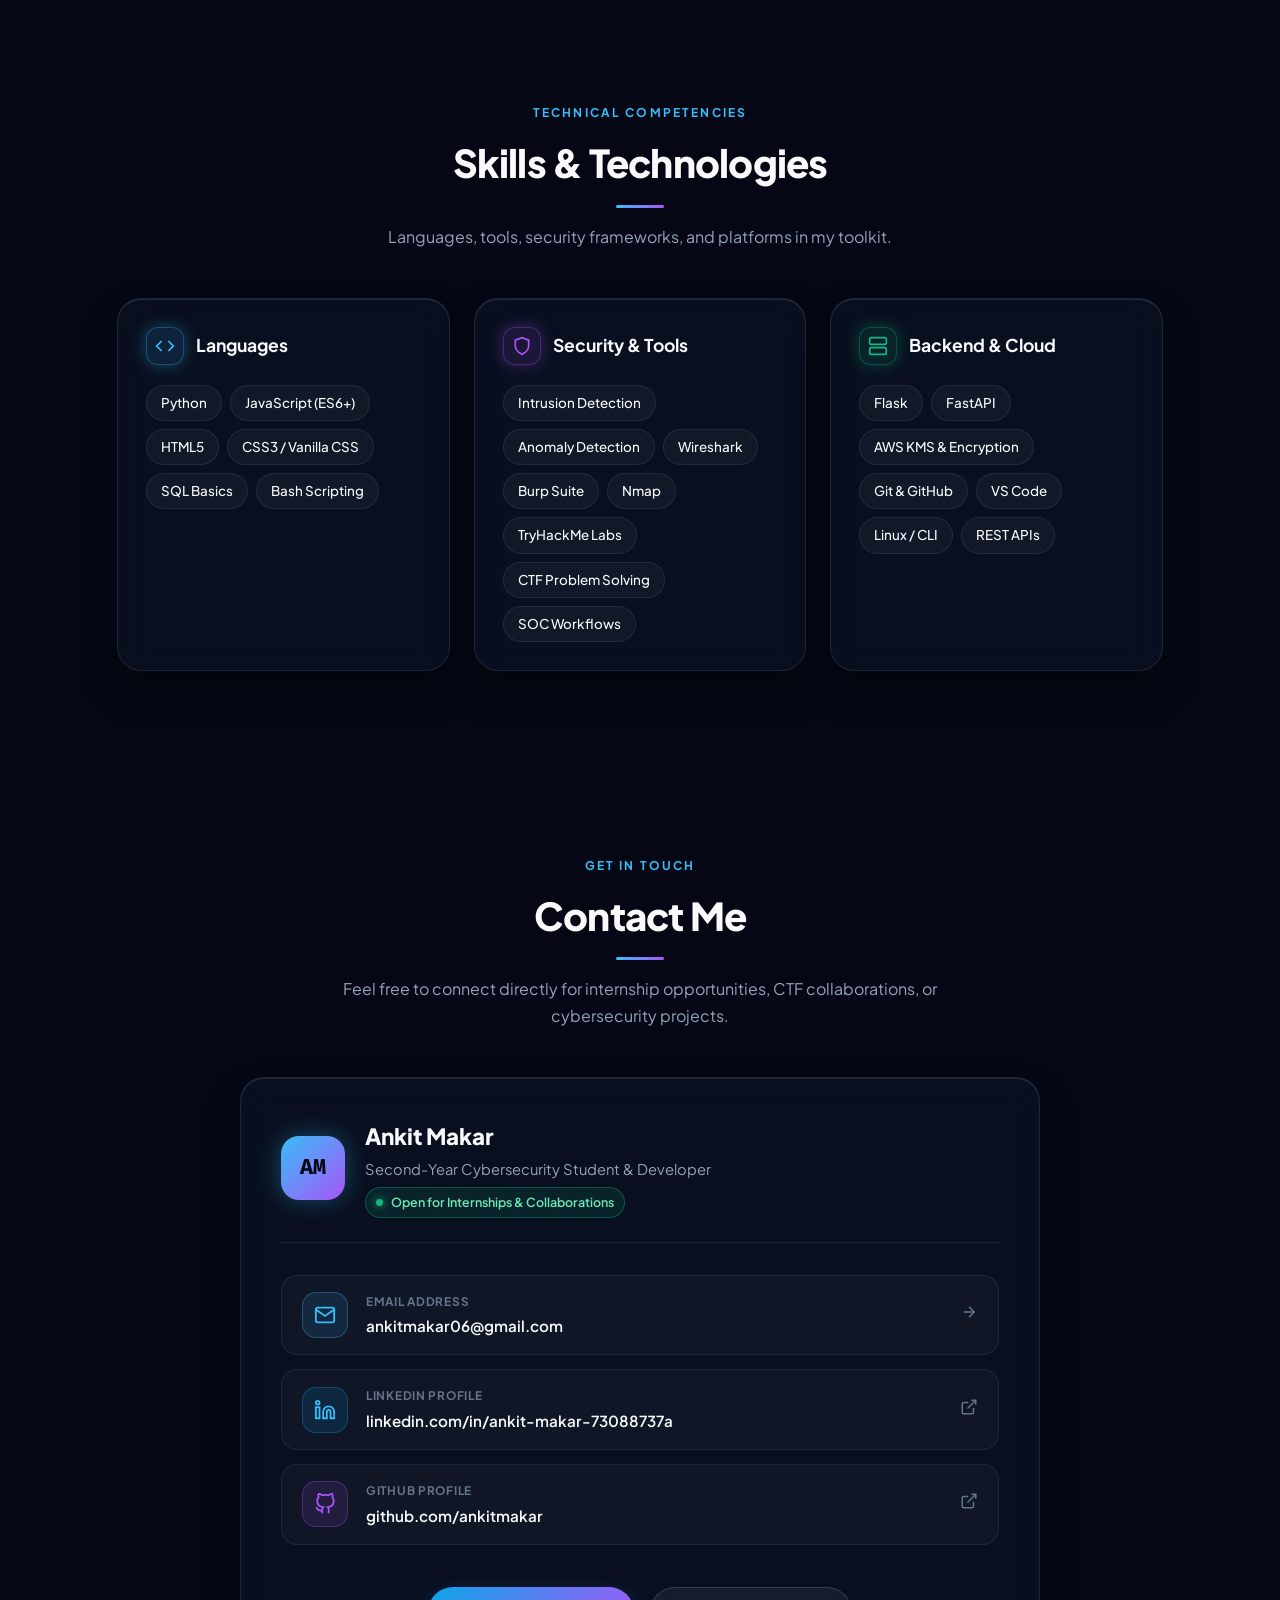
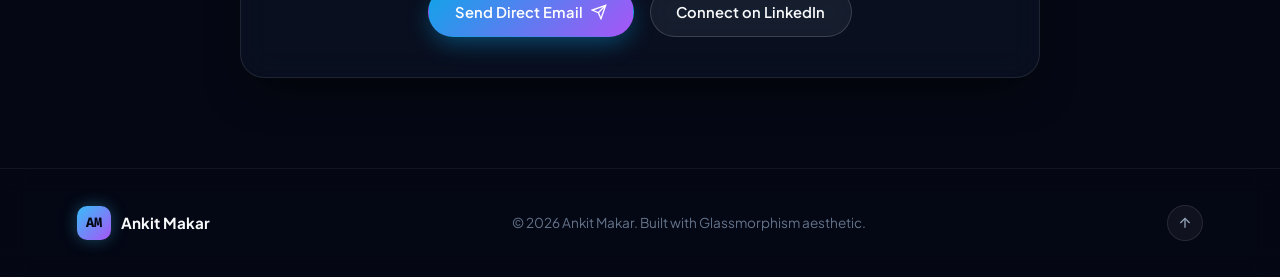
<file: Portfolio/index.html>
<!DOCTYPE html>
<html lang="en">

<head>
  <meta charset="UTF-8" />
  <meta name="viewport" content="width=device-width, initial-scale=1.0" />
  <title>Ankit Makar | Cybersecurity & Developer Portfolio</title>
  <meta name="description" content="Portfolio of Ankit Makar - Second-Year Cybersecurity Student & Developer specializing in AI-based intrusion detection, secure web development, and cloud security." />
  <link rel="stylesheet" href="style.css" />
  <link rel="preconnect" href="https://fonts.googleapis.com">
  <link rel="preconnect" href="https://fonts.gstatic.com" crossorigin>
  <link href="https://fonts.googleapis.com/css2?family=Fira+Code:wght@400;500;600&family=Plus+Jakarta+Sans:wght@300;400;500;600;700;800&display=swap" rel="stylesheet">
</head>

<body>
  <!-- Ambient Glassmorphism Background Orbs -->
  <div class="ambient-background" aria-hidden="true">
    <div class="orb orb-cyan"></div>
    <div class="orb orb-purple"></div>
    <div class="orb orb-emerald"></div>
    <div class="orb orb-blue"></div>
    <div class="grid-overlay"></div>
  </div>

  <!-- Header / Navigation -->
  <header class="top-nav glass-nav">
    <a href="#home" class="logo">
      <span class="logo-box">AM</span>
      <span class="logo-text">Ankit<span class="accent-dot">.</span></span>
    </a>

    <!-- Desktop Navigation -->
    <nav class="desktop-nav">
      <a href="#home" class="nav-link active">Home</a>
      <a href="#about" class="nav-link">About</a>
      <a href="#certifications" class="nav-link">Certifications</a>
      <a href="#projects" class="nav-link">Projects</a>
      <a href="#skills" class="nav-link">Skills</a>
      <a href="#contact" class="nav-link">Contact</a>
    </nav>

    <div class="nav-right">
      <a href="#contact" class="btn primary-btn btn-sm hide-mobile">Get In Touch</a>
      <button class="mobile-toggle" id="mobile-menu-btn" aria-label="Toggle navigation menu">
        <span class="bar"></span>
        <span class="bar"></span>
        <span class="bar"></span>
      </button>
    </div>
  </header>

  <!-- Mobile Drawer Menu -->
  <div class="mobile-menu glass-panel" id="mobile-menu">
    <nav class="mobile-nav-links">
      <a href="#home" class="mobile-nav-link">Home</a>
      <a href="#about" class="mobile-nav-link">About</a>
      <a href="#certifications" class="mobile-nav-link">Certifications</a>
      <a href="#projects" class="mobile-nav-link">Projects</a>
      <a href="#skills" class="mobile-nav-link">Skills</a>
      <a href="#contact" class="mobile-nav-link">Contact</a>
      <a href="#contact" class="btn primary-btn" style="margin-top: 1rem;">Let's Connect</a>
    </nav>
  </div>

  <main>
    <!-- Hero Section -->
    <section id="home" class="hero section">
      <div class="hero-text">
        <div class="badge-tag glass-badge">
          <span class="pulse-dot"></span>
          <span>Second-Year Cybersecurity Student</span>
        </div>
        <h1 class="hero-title">
          Hi, I'm <span class="accent-gradient">Ankit</span>
        </h1>
        <p class="subtitle">
          Cybersecurity enthusiast & developer building secure web applications, AI-powered intrusion detection systems, and exploring cloud security defense.
        </p>
        <div class="hero-actions">
          <a href="#projects" class="btn primary-btn">
            <span>Explore Projects</span>
            <svg class="btn-icon" width="16" height="16" viewBox="0 0 24 24" fill="none" stroke="currentColor" stroke-width="2"><path d="M5 12h14M12 5l7 7-7 7"/></svg>
          </a>
          <a href="#certifications" class="btn glass-btn">
            <span>View Certifications</span>
          </a>
        </div>
        <div class="hero-meta">
          <span class="meta-item"><svg width="14" height="14" viewBox="0 0 24 24" fill="none" stroke="currentColor" stroke-width="2"><path d="M21 10c0 7-9 13-9 13s-9-6-9-13a9 9 0 0118 0z"/><circle cx="12" cy="10" r="3"/></svg> Telangana, India</span>
          <span class="meta-item"><svg width="14" height="14" viewBox="0 0 24 24" fill="none" stroke="currentColor" stroke-width="2"><circle cx="12" cy="12" r="10"/><path d="M12 6v6l4 2"/></svg> Open for Internships & CTF Collabs</span>
        </div>
      </div>

      <!-- Hero Glass Card -->
      <div class="hero-card glass-card">
        <div class="card-glass-glow"></div>
        <div class="hero-card-header">
          <div class="status-badge">
            <span class="dot live-pulse"></span>
            Available for Internships
          </div>
          <span class="terminal-tag">B.Tech 2nd Year</span>
        </div>
        
        <div class="profile-highlight">
          <div class="profile-icon">
            <svg width="24" height="24" viewBox="0 0 24 24" fill="none" stroke="currentColor" stroke-width="2"><path d="M12 22s8-4 8-10V5l-8-3-8 3v7c0 6 8 10 8 10z"/></svg>
          </div>
          <div>
            <h3 class="highlight-title">Cybersecurity & AI/ML</h3>
            <p class="highlight-sub">Hands-on Security & Full-Stack Development</p>
          </div>
        </div>

        <div class="stats-mini-grid">
          <div class="stat-box glass-stat">
            <span class="stat-number">2nd</span>
            <span class="stat-label">Year B.Tech</span>
          </div>
          <div class="stat-box glass-stat">
            <span class="stat-number">6+</span>
            <span class="stat-label">Certificates</span>
          </div>
          <div class="stat-box glass-stat">
            <span class="stat-number">4+</span>
            <span class="stat-label">Projects</span>
          </div>
          <div class="stat-box glass-stat">
            <span class="stat-number">CTF</span>
            <span class="stat-label">Competitor</span>
          </div>
        </div>

        <div class="hero-focus-box">
          <span class="focus-heading">Current Key Focus Areas:</span>
          <ul class="hero-list">
            <li>
              <svg class="check-icon" width="14" height="14" viewBox="0 0 24 24" fill="none" stroke="currentColor" stroke-width="2.5"><polyline points="20 6 9 17 4 12"/></svg>
              <span><strong>AI Guard Dog:</strong> Real-time ML intrusion detection</span>
            </li>
            <li>
              <svg class="check-icon" width="14" height="14" viewBox="0 0 24 24" fill="none" stroke="currentColor" stroke-width="2.5"><polyline points="20 6 9 17 4 12"/></svg>
              <span><strong>Phishing Detection:</strong> 600+ sample ML classification</span>
            </li>
            <li>
              <svg class="check-icon" width="14" height="14" viewBox="0 0 24 24" fill="none" stroke="currentColor" stroke-width="2.5"><polyline points="20 6 9 17 4 12"/></svg>
              <span><strong>Hands-on Labs:</strong> TryHackMe & CTF Challenges</span>
            </li>
          </ul>
        </div>
      </div>
    </section>

    <!-- About Section -->
    <section id="about" class="section">
      <div class="section-header text-center">
        <span class="section-eyebrow">Background & Story</span>
        <h2 class="section-title">About Me</h2>
        <div class="title-bar"></div>
        <p class="section-desc">Passionate about defensive security, anomaly detection, and building resilient software.</p>
      </div>

      <div class="about-grid">
        <div class="about-card glass-card">
          <div class="card-icon-wrapper cyan-glow">
            <svg width="22" height="22" viewBox="0 0 24 24" fill="none" stroke="currentColor" stroke-width="2"><path d="M20 21v-2a4 4 0 0 0-4-4H8a4 4 0 0 0-4 4v2"/><circle cx="12" cy="7" r="4"/></svg>
          </div>
          <h3>Who I Am</h3>
          <p>
            I am currently a <strong>second-year B.Tech student</strong> specializing in Cybersecurity. I have a deep passion for exploring how modern cyber attacks work and architecting defense mechanisms using intelligent machine learning models.
          </p>
          <p>
            My journey bridges theoretical security concepts with hands-on practice — solving CTF challenges, participating in university security programs (DefendX, CyberStrike'26), configuring intrusion detection models, and writing clean backend code.
          </p>
        </div>

        <div class="about-card glass-card">
          <div class="card-icon-wrapper purple-glow">
            <svg width="22" height="22" viewBox="0 0 24 24" fill="none" stroke="currentColor" stroke-width="2"><circle cx="12" cy="12" r="10"/><path d="M16 12l-4-4-4 4M12 16V8"/></svg>
          </div>
          <h3>What I'm Actively Pursuing</h3>
          <ul class="bullet-list-custom">
            <li>
              <span class="bullet-dot"></span>
              <div><strong>Advanced Threat Detection:</strong> Enhancing the AI Guard Dog intrusion detection system with multi-vector log analysis.</div>
            </li>
            <li>
              <span class="bullet-dot"></span>
              <div><strong>Cloud & Encryption Security:</strong> Mastering AWS security architecture, KMS encryption keys, and identity access control.</div>
            </li>
            <li>
              <span class="bullet-dot"></span>
              <div><strong>CTF & Ethical Hacking:</strong> Actively participating in college and global CTF competitions (Web exploitation, Cryptography, Forensics).</div>
            </li>
            <li>
              <span class="bullet-dot"></span>
              <div><strong>Full-Stack Security:</strong> Building hardened APIs with Python (Flask/FastAPI) and secure frontend architectures.</div>
            </li>
          </ul>
        </div>
      </div>
    </section>

    <!-- Certifications & Achievements Section -->
    <section id="certifications" class="section">
      <div class="section-header text-center">
        <span class="section-eyebrow">Credentials & Milestones</span>
        <h2 class="section-title">Certifications & Achievements</h2>
        <div class="title-bar"></div>
        <p class="section-desc">Industry credentials, competition awards, and verified technical training.</p>
      </div>

      <!-- Filter Controls -->
      <div class="filter-wrapper">
        <div class="filter-tabs glass-panel" role="tablist">
          <button class="filter-tab active" data-filter="all">All Credentials</button>
          <button class="filter-tab" data-filter="cybersecurity">Cybersecurity</button>
          <button class="filter-tab" data-filter="cloud">Cloud Security</button>
          <button class="filter-tab" data-filter="ctf">Workshops & CTF</button>
        </div>
      </div>

      <div class="cert-grid">
        <!-- Certificate 1: TryHackMe Pre-Security (Verified with Link & Cert No) -->
        <article class="cert-card glass-card" data-category="cybersecurity">
          <div class="cert-top">
            <div class="issuer-badge thm-badge">
              <svg width="22" height="22" viewBox="0 0 24 24" fill="currentColor"><path d="M12 2L2 7v7c0 5.25 4.25 9.75 10 11 5.75-1.25 10-5.75 10-11V7l-10-5zm0 2.2l7.5 3.75v5.05c0 4.15-3.3 7.8-7.5 8.95-4.2-1.15-7.5-4.8-7.5-8.95V7.95L12 4.2zm-1 4.8v6h2V9h-2z"/></svg>
            </div>
            <div class="cert-status-wrap">
              <span class="badge-status verified">
                <svg width="12" height="12" viewBox="0 0 24 24" fill="none" stroke="currentColor" stroke-width="3"><polyline points="20 6 9 17 4 12"/></svg>
                Official Verification
              </span>
            </div>
          </div>

          <div class="cert-body">
            <div class="cert-meta-row">
              <span class="issuer-name">TryHackMe</span>
              <span class="cert-category-tag">Pre-Security Learning Path</span>
            </div>
            <h3 class="cert-title">TryHackMe Pre-Security Certificate</h3>
            <p class="cert-desc">
              Comprehensive foundational certification covering core networking concepts, web application basics, Linux terminal fundamentals, and Windows security essentials.
            </p>

            <div class="skills-covered">
              <span class="skill-mini-chip">Network Fundamentals</span>
              <span class="skill-mini-chip">How Web Works</span>
              <span class="skill-mini-chip">Linux Fundamentals</span>
              <span class="skill-mini-chip">Windows Security</span>
            </div>
          </div>

          <div class="cert-footer">
            <div class="cert-id-container">
              <span class="id-label">Cert No:</span>
              <code class="cert-id" id="thm-id">THM-93563EWFI1</code>
              <button class="copy-btn" onclick="copyCertId('THM-93563EWFI1', this)" title="Copy Certificate ID" aria-label="Copy Certificate ID">
                <svg width="14" height="14" viewBox="0 0 24 24" fill="none" stroke="currentColor" stroke-width="2"><rect x="9" y="9" width="13" height="13" rx="2" ry="2"/><path d="M5 15H4a2 2 0 0 1-2-2V4a2 2 0 0 1 2-2h9a2 2 0 0 1 2 2v1"/></svg>
              </button>
            </div>
            <a href="https://tryhackme.com/certificate/THM-93563EWFI1" target="_blank" rel="noopener noreferrer" class="cert-action-btn primary-cert-link">
              <span>Verify Proof</span>
              <svg width="12" height="12" viewBox="0 0 24 24" fill="none" stroke="currentColor" stroke-width="2"><path d="M18 13v6a2 2 0 0 1-2 2H5a2 2 0 0 1-2-2V8a2 2 0 0 1 2-2h6M15 3h6v6M10 14L21 3"/></svg>
            </a>
          </div>
        </article>

        <!-- Certificate 2: DefendX - 5-Day Student Development Program -->
        <article class="cert-card glass-card" data-category="ctf">
          <div class="cert-top">
            <div class="issuer-badge defendx-badge">
              <svg width="22" height="22" viewBox="0 0 24 24" fill="none" stroke="currentColor" stroke-width="2"><path d="M12 22s8-4 8-10V5l-8-3-8 3v7c0 6 8 10 8 10z"/><polyline points="9 12 11 14 15 10"/></svg>
            </div>
            <div class="cert-status-wrap">
              <span class="badge-status honor">
                <svg width="12" height="12" viewBox="0 0 24 24" fill="none" stroke="currentColor" stroke-width="3"><polyline points="20 6 9 17 4 12"/></svg>
                SDP Certificate
              </span>
            </div>
          </div>

          <div class="cert-body">
            <div class="cert-meta-row">
              <span class="issuer-name">CSE (Cyber Security) · SNIST</span>
              <span class="cert-category-tag">Oct 14-18, 2025</span>
            </div>
            <h3 class="cert-title">5-Day Student Development Program – "DefendX"</h3>
            <p class="cert-desc">
              Organized by Department of CSE (Cyber Security) with Cyber Security Club – SNIST & CyberTech Defenders at Sreenidhi Institute of Science and Technology. Hands-on defensive strategies and industry tooling.
            </p>

            <div class="skills-covered">
              <span class="skill-mini-chip">Defensive Security</span>
              <span class="skill-mini-chip">CyberTech Tools</span>
              <span class="skill-mini-chip">Threat Analysis</span>
              <span class="skill-mini-chip">SNIST Workshop</span>
            </div>
          </div>

          <div class="cert-footer">
            <div class="cert-id-container">
              <span class="id-label">Credential:</span>
              <span class="linkedin-tag">Available on LinkedIn</span>
            </div>
            <a href="https://www.linkedin.com/in/ankit-makar-73088737a" target="_blank" rel="noopener noreferrer" class="cert-action-btn">
              <span>View on LinkedIn</span>
              <svg width="12" height="12" viewBox="0 0 24 24" fill="none" stroke="currentColor" stroke-width="2"><path d="M18 13v6a2 2 0 0 1-2 2H5a2 2 0 0 1-2-2V8a2 2 0 0 1 2-2h6M15 3h6v6M10 14L21 3"/></svg>
            </a>
          </div>
        </article>

        <!-- Certificate 3: TECHNIDHI 2026 Presents CyberStrike'26 CTF -->
        <article class="cert-card glass-card" data-category="ctf">
          <div class="cert-top">
            <div class="issuer-badge ctf-badge">
              <svg width="22" height="22" viewBox="0 0 24 24" fill="none" stroke="currentColor" stroke-width="2"><polygon points="12 2 15.09 8.26 22 9.27 17 14.14 18.18 21.02 12 17.77 5.82 21.02 7 14.14 2 9.27 8.91 8.26 12 2"/></svg>
            </div>
            <div class="cert-status-wrap">
              <span class="badge-status honor">
                <svg width="12" height="12" viewBox="0 0 24 24" fill="none" stroke="currentColor" stroke-width="3"><polyline points="20 6 9 17 4 12"/></svg>
                CTF Participation
              </span>
            </div>
          </div>

          <div class="cert-body">
            <div class="cert-meta-row">
              <span class="issuer-name">Technidhi 2026 · SNIST</span>
              <span class="cert-category-tag">July 9-11, 2026</span>
            </div>
            <h3 class="cert-title">Technidhi 2026 Presents CyberStrike '26</h3>
            <p class="cert-desc">
              Annual intercollegiate technical festival organized by Sreenidhi Institute of Science and Technology. Solved CTF challenges spanning web exploitation, cryptographic analysis, forensics, and OSINT.
            </p>

            <div class="skills-covered">
              <span class="skill-mini-chip">Web Exploitation</span>
              <span class="skill-mini-chip">Cryptography</span>
              <span class="skill-mini-chip">Forensics</span>
              <span class="skill-mini-chip">Reverse Engineering</span>
            </div>
          </div>

          <div class="cert-footer">
            <div class="cert-id-container">
              <span class="id-label">Credential:</span>
              <span class="linkedin-tag">Available on LinkedIn</span>
            </div>
            <a href="https://www.linkedin.com/in/ankit-makar-73088737a" target="_blank" rel="noopener noreferrer" class="cert-action-btn">
              <span>View on LinkedIn</span>
              <svg width="12" height="12" viewBox="0 0 24 24" fill="none" stroke="currentColor" stroke-width="2"><path d="M18 13v6a2 2 0 0 1-2 2H5a2 2 0 0 1-2-2V8a2 2 0 0 1 2-2h6M15 3h6v6M10 14L21 3"/></svg>
            </a>
          </div>
        </article>

        <!-- Certificate 4: AWS Security – Encryption Fundamentals -->
        <article class="cert-card glass-card" data-category="cloud">
          <div class="cert-top">
            <div class="issuer-badge aws-badge">
              <svg width="22" height="22" viewBox="0 0 24 24" fill="currentColor"><path d="M19.35 10.04C18.67 6.59 15.64 4 12 4 9.11 4 6.6 5.64 5.35 8.04 2.34 8.36 0 10.91 0 14c0 3.31 2.69 6 6 6h13c2.76 0 5-2.24 5-5 0-2.64-2.05-4.78-4.65-4.96zM19 18H6c-2.21 0-4-1.79-4-4 0-2.05 1.53-3.76 3.56-3.97l1.07-.11.5-.95C8.08 7.14 9.94 6 12 6c2.62 0 4.88 1.86 5.39 4.43l.3 1.5 1.53.11c1.56.1 2.78 1.41 2.78 2.96 0 1.65-1.35 3-3 3z"/></svg>
            </div>
            <div class="cert-status-wrap">
              <span class="badge-status cloud-cert">
                <svg width="12" height="12" viewBox="0 0 24 24" fill="none" stroke="currentColor" stroke-width="3"><polyline points="20 6 9 17 4 12"/></svg>
                AWS Training
              </span>
            </div>
          </div>

          <div class="cert-body">
            <div class="cert-meta-row">
              <span class="issuer-name">Amazon Web Services</span>
              <span class="cert-category-tag">Completed March 08, 2026</span>
            </div>
            <h3 class="cert-title">AWS Security – Encryption Fundamentals</h3>
            <p class="cert-desc">
              Issued by AWS Training & Certification (Director Michelle Vaz). Covers envelope encryption, AWS Key Management Service (KMS), symmetric & asymmetric cryptographic operations, and protecting cloud data at rest & transit.
            </p>

            <div class="skills-covered">
              <span class="skill-mini-chip">AWS KMS</span>
              <span class="skill-mini-chip">Envelope Encryption</span>
              <span class="skill-mini-chip">Symmetric / Asymmetric Ciphers</span>
              <span class="skill-mini-chip">Cloud Security</span>
            </div>
          </div>

          <div class="cert-footer">
            <div class="cert-id-container">
              <span class="id-label">Credential:</span>
              <span class="linkedin-tag">Available on LinkedIn</span>
            </div>
            <a href="https://www.linkedin.com/in/ankit-makar-73088737a" target="_blank" rel="noopener noreferrer" class="cert-action-btn">
              <span>View on LinkedIn</span>
              <svg width="12" height="12" viewBox="0 0 24 24" fill="none" stroke="currentColor" stroke-width="2"><path d="M18 13v6a2 2 0 0 1-2 2H5a2 2 0 0 1-2-2V8a2 2 0 0 1 2-2h6M15 3h6v6M10 14L21 3"/></svg>
            </a>
          </div>
        </article>

        <!-- Certificate 5: HP LIFE Introduction to Cybersecurity Awareness -->
        <article class="cert-card glass-card" data-category="cybersecurity">
          <div class="cert-top">
            <div class="issuer-badge hp-badge">
              <svg width="22" height="22" viewBox="0 0 24 24" fill="currentColor"><path d="M12 2C6.48 2 2 6.48 2 12s4.48 10 10 10 10-4.48 10-10S17.52 2 12 2zm-1 14.5v-9l6 4.5-6 4.5z"/></svg>
            </div>
            <div class="cert-status-wrap">
              <span class="badge-status verified">
                <svg width="12" height="12" viewBox="0 0 24 24" fill="none" stroke="currentColor" stroke-width="3"><polyline points="20 6 9 17 4 12"/></svg>
                Presented Mar 6, 2026
              </span>
            </div>
          </div>

          <div class="cert-body">
            <div class="cert-meta-row">
              <span class="issuer-name">HP LIFE Foundation</span>
              <span class="cert-category-tag">Cyber Hygiene & Defense</span>
            </div>
            <h3 class="cert-title">HP LIFE: Introduction to Cybersecurity Awareness</h3>
            <p class="cert-desc">
              Issued by HP LIFE Foundation (Executive Director Michele Malejki). Learned common cybersecurity threats, proactive risk assessment, identifying social engineering/phishing vectors, and enterprise data hygiene.
            </p>

            <div class="skills-covered">
              <span class="skill-mini-chip">Common Cyber Threats</span>
              <span class="skill-mini-chip">Social Engineering Defense</span>
              <span class="skill-mini-chip">Data Safety</span>
              <span class="skill-mini-chip">HP Foundation</span>
            </div>
          </div>

          <div class="cert-footer">
            <div class="cert-id-container">
              <span class="id-label">Credential:</span>
              <span class="linkedin-tag">Available on LinkedIn</span>
            </div>
            <a href="https://www.linkedin.com/in/ankit-makar-73088737a" target="_blank" rel="noopener noreferrer" class="cert-action-btn">
              <span>View on LinkedIn</span>
              <svg width="12" height="12" viewBox="0 0 24 24" fill="none" stroke="currentColor" stroke-width="2"><path d="M18 13v6a2 2 0 0 1-2 2H5a2 2 0 0 1-2-2V8a2 2 0 0 1 2-2h6M15 3h6v6M10 14L21 3"/></svg>
            </a>
          </div>
        </article>

        <!-- Certificate 6: TryHackMe Byte Lotus - Hacker Holidays -->
        <article class="cert-card glass-card" data-category="cybersecurity">
          <div class="cert-top">
            <div class="issuer-badge thm-badge">
              <svg width="22" height="22" viewBox="0 0 24 24" fill="currentColor"><path d="M12 2L2 7v7c0 5.25 4.25 9.75 10 11 5.75-1.25 10-5.75 10-11V7l-10-5zm0 2.2l7.5 3.75v5.05c0 4.15-3.3 7.8-7.5 8.95-4.2-1.15-7.5-4.8-7.5-8.95V7.95L12 4.2zm-1 4.8v6h2V9h-2z"/></svg>
            </div>
            <div class="cert-status-wrap">
              <span class="badge-status verified">
                <svg width="12" height="12" viewBox="0 0 24 24" fill="none" stroke="currentColor" stroke-width="3"><polyline points="20 6 9 17 4 12"/></svg>
                Issued Aug 11, 2026
              </span>
            </div>
          </div>

          <div class="cert-body">
            <div class="cert-meta-row">
              <span class="issuer-name">TryHackMe</span>
              <span class="cert-category-tag">Hacker Holidays '26</span>
            </div>
            <h3 class="cert-title">TryHackMe: Byte Lotus Challenge Completion</h3>
            <p class="cert-desc">
              Checked into the Byte Lotus during the Hacker Holidays 2026 program, rooting rooms and solving practical multi-stage penetration testing challenges.
            </p>

            <div class="skills-covered">
              <span class="skill-mini-chip">Privilege Escalation</span>
              <span class="skill-mini-chip">Hands-on Pentesting</span>
              <span class="skill-mini-chip">Root Flag Hunting</span>
              <span class="skill-mini-chip">Byte Lotus</span>
            </div>
          </div>

          <div class="cert-footer">
            <div class="cert-id-container">
              <span class="id-label">Credential:</span>
              <span class="linkedin-tag">Available on LinkedIn</span>
            </div>
            <a href="https://www.linkedin.com/in/ankit-makar-73088737a" target="_blank" rel="noopener noreferrer" class="cert-action-btn">
              <span>View on LinkedIn</span>
              <svg width="12" height="12" viewBox="0 0 24 24" fill="none" stroke="currentColor" stroke-width="2"><path d="M18 13v6a2 2 0 0 1-2 2H5a2 2 0 0 1-2-2V8a2 2 0 0 1 2-2h6M15 3h6v6M10 14L21 3"/></svg>
            </a>
          </div>
        </article>
      </div>
    </section>

    <!-- Projects Section -->
    <section id="projects" class="section">
      <div class="section-header text-center">
        <span class="section-eyebrow">Featured Work</span>
        <h2 class="section-title">Projects</h2>
        <div class="title-bar"></div>
        <p class="section-desc">Selected applications in cybersecurity, machine learning, and secure web development.</p>
      </div>

      <div class="projects-grid">
        <!-- Project 1: AI Guard Dog -->
        <article class="project-card glass-card">
          <div class="project-header">
            <div>
              <span class="project-num">01</span>
              <h3 class="project-title">AI Guard Dog – Intrusion Detection</h3>
            </div>
            <span class="tag">Python · ML · Security</span>
          </div>
          <p class="project-desc">
            An intelligent intrusion detection system (IDS) utilizing machine learning to analyze network flows and user activity logs in real-time, isolating anomalous signatures and potential unauthorized penetration attempts.
          </p>
          <ul class="project-points">
            <li>Preprocessed network traffic CSV datasets & user behavior telemetry.</li>
            <li>Engineered anomaly detection classifiers to flag suspicious connection spikes.</li>
            <li>Designed interactive dashboard views for visualizing threat alerts and incident severity.</li>
          </ul>
          <div class="project-footer">
            <a href="https://github.com/ankitmakar/ShadowBytes-AI-Guard-Dogs/tree/master" target="_blank" rel="noopener noreferrer" class="text-link with-arrow">
              <span>View Source on GitHub</span>
              <svg width="14" height="14" viewBox="0 0 24 24" fill="none" stroke="currentColor" stroke-width="2"><path d="M5 12h14M12 5l7 7-7 7"/></svg>
            </a>
            <span class="pill pill-active">In Active Development</span>
          </div>
        </article>

        <!-- Project 2: Phishing Detection Prototype -->
        <article class="project-card glass-card">
          <div class="project-header">
            <div>
              <span class="project-num">02</span>
              <h3 class="project-title">Phishing URL Detection Prototype</h3>
            </div>
            <span class="tag">Python · ML · Threat Intel</span>
          </div>
          <p class="project-desc">
            An AI-driven URL classification prototype trained to identify typosquatting, deceptive domain characteristics, and zero-day malicious phishing URLs before victims are compromised.
          </p>
          <ul class="project-points">
            <li>Trained on a curated dataset of 600+ benign and phishing URL samples.</li>
            <li>Extracts lexical and domain features (entropy, redirects, token patterns).</li>
            <li>Clean and streamlined interface enabling quick URL verification checks.</li>
          </ul>
          <div class="project-footer">
            <a href="https://github.com/ankitmakar/Phishing-url-detector" target="_blank" rel="noopener noreferrer" class="text-link with-arrow">
              <span>View Source on GitHub</span>
              <svg width="14" height="14" viewBox="0 0 24 24" fill="none" stroke="currentColor" stroke-width="2"><path d="M5 12h14M12 5l7 7-7 7"/></svg>
            </a>
            <span class="pill pill-active">In Active Development</span>
          </div>
        </article>

        <!-- Project 3: AI Mock Interview Coach -->
        <article class="project-card glass-card">
          <div class="project-header">
            <div>
              <span class="project-num">03</span>
              <h3 class="project-title">AI Based Mock Interview Coach</h3>
            </div>
            <span class="tag">Python · OpenAI · NLP</span>
          </div>
          <p class="project-desc">
            An interactive conversational AI platform that prepares students and job seekers for technical & behavioral interviews through simulated dialogue and real-time constructive feedback.
          </p>
          <ul class="project-points">
            <li>Powered by OpenAI API to generate realistic situational prompts.</li>
            <li>Analyzes candidate responses for clarity, technical depth, and structure.</li>
            <li>Stores user session records to track progress over time.</li>
          </ul>
          <div class="project-footer">
            <a href="https://github.com/ankitmakar/ai-interview-coach" target="_blank" rel="noopener noreferrer" class="text-link with-arrow">
              <span>View Source on GitHub</span>
              <svg width="14" height="14" viewBox="0 0 24 24" fill="none" stroke="currentColor" stroke-width="2"><path d="M5 12h14M12 5l7 7-7 7"/></svg>
            </a>
            <span class="pill pill-active">In Active Development</span>
          </div>
        </article>

        <!-- Project 4: Glassmorphic Developer Portfolio -->
        <article class="project-card glass-card">
          <div class="project-header">
            <div>
              <span class="project-num">04</span>
              <h3 class="project-title">Glassmorphic Developer Portfolio</h3>
            </div>
            <span class="tag">HTML · Modern CSS · JavaScript</span>
          </div>
          <p class="project-desc">
            A fast, responsive single-page cybersecurity portfolio crafted with high-end glassmorphism styling, interactive certificate filtering, and ambient background animations.
          </p>
          <ul class="project-points">
            <li>Multi-layered frosted glass aesthetic with backdrop filters and glowing orbs.</li>
            <li>Fully responsive with mobile drawer navigation and smooth section spies.</li>
            <li>Interactive certification copy actions and category filter tabs.</li>
          </ul>
          <div class="project-footer">
            <a href="#home" class="text-link with-arrow">
              <span>Live Site (Current)</span>
              <svg width="14" height="14" viewBox="0 0 24 24" fill="none" stroke="currentColor" stroke-width="2"><path d="M5 12h14M12 5l7 7-7 7"/></svg>
            </a>
            <span class="pill pill-deployed">Deployed</span>
          </div>
        </article>
      </div>
    </section>

    <!-- Skills Section -->
    <section id="skills" class="section">
      <div class="section-header text-center">
        <span class="section-eyebrow">Technical Competencies</span>
        <h2 class="section-title">Skills & Technologies</h2>
        <div class="title-bar"></div>
        <p class="section-desc">Languages, tools, security frameworks, and platforms in my toolkit.</p>
      </div>

      <div class="skills-grid">
        <!-- Column 1: Languages -->
        <div class="skills-column glass-card">
          <div class="skill-col-header">
            <div class="card-icon-wrapper cyan-glow">
              <svg width="20" height="20" viewBox="0 0 24 24" fill="none" stroke="currentColor" stroke-width="2"><polyline points="16 18 22 12 16 6"/><polyline points="8 6 2 12 8 18"/></svg>
            </div>
            <h3>Languages</h3>
          </div>
          <ul class="chip-list">
            <li class="chip">Python</li>
            <li class="chip">JavaScript (ES6+)</li>
            <li class="chip">HTML5</li>
            <li class="chip">CSS3 / Vanilla CSS</li>
            <li class="chip">SQL Basics</li>
            <li class="chip">Bash Scripting</li>
          </ul>
        </div>

        <!-- Column 2: Security & SOC Tools -->
        <div class="skills-column glass-card">
          <div class="skill-col-header">
            <div class="card-icon-wrapper purple-glow">
              <svg width="20" height="20" viewBox="0 0 24 24" fill="none" stroke="currentColor" stroke-width="2"><path d="M12 22s8-4 8-10V5l-8-3-8 3v7c0 6 8 10 8 10z"/></svg>
            </div>
            <h3>Security & Tools</h3>
          </div>
          <ul class="chip-list">
            <li class="chip">Intrusion Detection</li>
            <li class="chip">Anomaly Detection</li>
            <li class="chip">Wireshark</li>
            <li class="chip">Burp Suite</li>
            <li class="chip">Nmap</li>
            <li class="chip">TryHackMe Labs</li>
            <li class="chip">CTF Problem Solving</li>
            <li class="chip">SOC Workflows</li>
          </ul>
        </div>

        <!-- Column 3: Frameworks & Cloud -->
        <div class="skills-column glass-card">
          <div class="skill-col-header">
            <div class="card-icon-wrapper emerald-glow">
              <svg width="20" height="20" viewBox="0 0 24 24" fill="none" stroke="currentColor" stroke-width="2"><rect x="2" y="2" width="20" height="8" rx="2" ry="2"/><rect x="2" y="14" width="20" height="8" rx="2" ry="2"/><line x1="6" y1="6" x2="6.01" y2="6"/><line x1="6" y1="18" x2="6.01" y2="18"/></svg>
            </div>
            <h3>Backend & Cloud</h3>
          </div>
          <ul class="chip-list">
            <li class="chip">Flask</li>
            <li class="chip">FastAPI</li>
            <li class="chip">AWS KMS & Encryption</li>
            <li class="chip">Git & GitHub</li>
            <li class="chip">VS Code</li>
            <li class="chip">Linux / CLI</li>
            <li class="chip">REST APIs</li>
          </ul>
        </div>
      </div>
    </section>

    <!-- Contact Section (Focused & Clean, Without the Form) -->
    <section id="contact" class="section">
      <div class="section-header text-center">
        <span class="section-eyebrow">Get In Touch</span>
        <h2 class="section-title">Contact Me</h2>
        <div class="title-bar"></div>
        <p class="section-desc">Feel free to connect directly for internship opportunities, CTF collaborations, or cybersecurity projects.</p>
      </div>

      <div class="contact-hub-wrapper">
        <div class="contact-hub-card glass-card">
          <div class="contact-hub-header">
            <div class="hub-avatar">
              <span class="avatar-text">AM</span>
            </div>
            <div class="hub-intro">
              <h3 class="hub-name">Ankit Makar</h3>
              <p class="hub-role">Second-Year Cybersecurity Student & Developer</p>
              <div class="status-badge" style="margin-top: 6px;">
                <span class="dot live-pulse"></span>
                Open for Internships & Collaborations
              </div>
            </div>
          </div>

          <div class="contact-cards-grid">
            <!-- Email Item -->
            <a href="mailto:ankitmakar06@gmail.com" class="contact-hub-item glass-item">
              <div class="contact-hub-icon email-icon">
                <svg width="22" height="22" viewBox="0 0 24 24" fill="none" stroke="currentColor" stroke-width="2"><path d="M4 4h16c1.1 0 2 .9 2 2v12c0 1.1-.9 2-2 2H4c-1.1 0-2-.9-2-2V6c0-1.1.9-2 2-2z"/><polyline points="22,6 12,13 2,6"/></svg>
              </div>
              <div class="contact-hub-info">
                <span class="hub-label">Email Address</span>
                <span class="hub-value">ankitmakar06@gmail.com</span>
              </div>
              <div class="hub-arrow">
                <svg width="18" height="18" viewBox="0 0 24 24" fill="none" stroke="currentColor" stroke-width="2"><path d="M5 12h14M12 5l7 7-7 7"/></svg>
              </div>
            </a>

            <!-- LinkedIn Item -->
            <a href="https://www.linkedin.com/in/ankit-makar-73088737a" target="_blank" rel="noopener noreferrer" class="contact-hub-item glass-item">
              <div class="contact-hub-icon linkedin-icon">
                <svg width="22" height="22" viewBox="0 0 24 24" fill="none" stroke="currentColor" stroke-width="2"><path d="M16 8a6 6 0 0 1 6 6v7h-4v-7a2 2 0 0 0-2-2 2 2 0 0 0-2 2v7h-4v-7a6 6 0 0 1 6-6z"/><rect x="2" y="9" width="4" height="12"/><circle cx="4" cy="4" r="2"/></svg>
              </div>
              <div class="contact-hub-info">
                <span class="hub-label">LinkedIn Profile</span>
                <span class="hub-value">linkedin.com/in/ankit-makar-73088737a</span>
              </div>
              <div class="hub-arrow">
                <svg width="18" height="18" viewBox="0 0 24 24" fill="none" stroke="currentColor" stroke-width="2"><path d="M18 13v6a2 2 0 0 1-2 2H5a2 2 0 0 1-2-2V8a2 2 0 0 1 2-2h6M15 3h6v6M10 14L21 3"/></svg>
              </div>
            </a>

            <!-- GitHub Item -->
            <a href="https://github.com/ankitmakar" target="_blank" rel="noopener noreferrer" class="contact-hub-item glass-item">
              <div class="contact-hub-icon github-icon">
                <svg width="22" height="22" viewBox="0 0 24 24" fill="none" stroke="currentColor" stroke-width="2"><path d="M9 19c-5 1.5-5-2.5-7-3m14 6v-3.87a3.37 3.37 0 0 0-.94-2.61c3.14-.35 6.44-1.54 6.44-7A5.44 5.44 0 0 0 20 4.77 5.07 5.07 0 0 0 19.91 1S18.73.65 16 2.48a13.38 13.38 0 0 0-7 0C6.27.65 5.09 1 5.09 1A5.07 5.07 0 0 0 5 4.77a5.44 5.44 0 0 0-1.5 3.78c0 5.42 3.3 6.61 6.44 7A3.37 3.37 0 0 0 9 18.13V22"/></svg>
              </div>
              <div class="contact-hub-info">
                <span class="hub-label">GitHub Profile</span>
                <span class="hub-value">github.com/ankitmakar</span>
              </div>
              <div class="hub-arrow">
                <svg width="18" height="18" viewBox="0 0 24 24" fill="none" stroke="currentColor" stroke-width="2"><path d="M18 13v6a2 2 0 0 1-2 2H5a2 2 0 0 1-2-2V8a2 2 0 0 1 2-2h6M15 3h6v6M10 14L21 3"/></svg>
              </div>
            </a>
          </div>

          <div class="contact-hub-footer">
            <a href="mailto:ankitmakar06@gmail.com" class="btn primary-btn">
              <span>Send Direct Email</span>
              <svg width="16" height="16" viewBox="0 0 24 24" fill="none" stroke="currentColor" stroke-width="2"><line x1="22" y1="2" x2="11" y2="13"/><polygon points="22 2 15 22 11 13 2 9 22 2"/></svg>
            </a>
            <a href="https://www.linkedin.com/in/ankit-makar-73088737a" target="_blank" rel="noopener noreferrer" class="btn glass-btn">
              <span>Connect on LinkedIn</span>
            </a>
          </div>
        </div>
      </div>
    </section>
  </main>

  <!-- Footer -->
  <footer class="footer">
    <div class="footer-content">
      <div class="footer-logo">
        <span class="logo-box">AM</span>
        <span>Ankit Makar</span>
      </div>
      <p class="footer-copy">© <span id="year"></span> Ankit Makar. Built with Glassmorphism aesthetic.</p>
      <a href="#home" class="back-to-top" title="Back to top" aria-label="Back to top">
        <svg width="16" height="16" viewBox="0 0 24 24" fill="none" stroke="currentColor" stroke-width="2"><line x1="12" y1="19" x2="12" y2="5"/><polyline points="5 12 12 5 19 12"/></svg>
      </a>
    </div>
  </footer>

  <!-- Toast Notification for Copying Certificate ID -->
  <div class="toast-notification" id="toast-notification">
    <svg width="16" height="16" viewBox="0 0 24 24" fill="none" stroke="currentColor" stroke-width="2.5"><polyline points="20 6 9 17 4 12"/></svg>
    <span id="toast-message">Certificate ID copied to clipboard!</span>
  </div>

  <script src="script.js"></script>
</body>

</html>
</file>
<file: style.css>
/* ==========================================================================
   Design System & CSS Variables (Glassmorphism + Cyber Aesthetic)
   ========================================================================== */
:root {
  /* Color Palette */
  --bg-main: #050814;
  --bg-card: rgba(13, 21, 40, 0.58);
  --bg-card-hover: rgba(18, 30, 58, 0.75);
  --bg-panel: rgba(10, 16, 32, 0.72);
  --bg-input: rgba(8, 14, 28, 0.65);

  /* Accents */
  --cyan: #38bdf8;
  --cyan-glow: rgba(56, 189, 248, 0.35);
  --purple: #a855f7;
  --purple-glow: rgba(168, 85, 247, 0.35);
  --emerald: #10b981;
  --emerald-glow: rgba(16, 185, 129, 0.35);
  --amber: #f59e0b;
  --amber-glow: rgba(245, 158, 11, 0.35);
  --rose: #f43f5e;
  
  /* Text */
  --text-primary: #f8fafc;
  --text-secondary: #94a3b8;
  --text-muted: #64748b;

  /* Glassmorphism Borders & Shadows */
  --glass-border: rgba(255, 255, 255, 0.09);
  --glass-border-hover: rgba(56, 189, 248, 0.35);
  --glass-border-light: rgba(255, 255, 255, 0.16);
  --glass-shadow: 0 20px 45px -15px rgba(0, 0, 0, 0.7), inset 0 1px 1px rgba(255, 255, 255, 0.12);
  --glass-shadow-hover: 0 25px 50px -12px rgba(56, 189, 248, 0.25), inset 0 1px 1px rgba(255, 255, 255, 0.2);

  /* Dimensions & Transitions */
  --radius-xl: 24px;
  --radius-lg: 16px;
  --radius-md: 12px;
  --radius-sm: 8px;
  --radius-pill: 9999px;
  --nav-height: 72px;
  --transition-fast: 0.2s cubic-bezier(0.4, 0, 0.2, 1);
  --transition-normal: 0.3s cubic-bezier(0.4, 0, 0.2, 1);
}

/* ==========================================================================
   Base & Resets
   ========================================================================== */
*,
*::before,
*::after {
  box-sizing: border-box;
  margin: 0;
  padding: 0;
}

html {
  scroll-behavior: smooth;
  scroll-padding-top: calc(var(--nav-height) + 20px);
}

body {
  font-family: 'Plus Jakarta Sans', system-ui, -apple-system, sans-serif;
  background-color: var(--bg-main);
  color: var(--text-primary);
  line-height: 1.65;
  overflow-x: hidden;
  position: relative;
  min-height: 100vh;
}

/* Custom Scrollbar */
::-webkit-scrollbar {
  width: 8px;
}
::-webkit-scrollbar-track {
  background: var(--bg-main);
}
::-webkit-scrollbar-thumb {
  background: rgba(148, 163, 184, 0.2);
  border-radius: var(--radius-pill);
}
::-webkit-scrollbar-thumb:hover {
  background: rgba(56, 189, 248, 0.5);
}

/* Monospace font utility */
code, .cert-id, .terminal-tag, .stat-number, .project-num {
  font-family: 'Fira Code', monospace;
}

/* ==========================================================================
   Ambient Background Layer (Floating Glow Orbs + Grid)
   ========================================================================== */
.ambient-background {
  position: fixed;
  top: 0;
  left: 0;
  width: 100vw;
  height: 100vh;
  pointer-events: none;
  z-index: 0;
  overflow: hidden;
}

.orb {
  position: absolute;
  border-radius: 50%;
  filter: blur(90px);
  opacity: 0.45;
  will-change: transform;
  animation: floatOrb 18s ease-in-out infinite alternate;
}

.orb-cyan {
  width: 480px;
  height: 480px;
  background: radial-gradient(circle, #0ea5e9 0%, rgba(14, 165, 233, 0) 70%);
  top: -100px;
  left: -100px;
  animation-duration: 20s;
}

.orb-purple {
  width: 550px;
  height: 550px;
  background: radial-gradient(circle, #9333ea 0%, rgba(147, 51, 234, 0) 70%);
  top: 30%;
  right: -150px;
  animation-duration: 25s;
  animation-delay: -5s;
}

.orb-emerald {
  width: 400px;
  height: 400px;
  background: radial-gradient(circle, #059669 0%, rgba(5, 150, 105, 0) 70%);
  bottom: 10%;
  left: 15%;
  animation-duration: 22s;
  animation-delay: -8s;
}

.orb-blue {
  width: 450px;
  height: 450px;
  background: radial-gradient(circle, #2563eb 0%, rgba(37, 99, 235, 0) 70%);
  bottom: -150px;
  right: 20%;
  animation-duration: 28s;
  animation-delay: -12s;
}

.grid-overlay {
  position: absolute;
  inset: 0;
  background-image: 
    linear-gradient(rgba(255, 255, 255, 0.02) 1px, transparent 1px),
    linear-gradient(90deg, rgba(255, 255, 255, 0.02) 1px, transparent 1px);
  background-size: 40px 40px;
  mask-image: radial-gradient(circle at center, black 40%, transparent 85%);
  -webkit-mask-image: radial-gradient(circle at center, black 40%, transparent 85%);
}

@keyframes floatOrb {
  0% {
    transform: translate(0, 0) scale(1);
  }
  50% {
    transform: translate(40px, 60px) scale(1.1);
  }
  100% {
    transform: translate(-30px, -40px) scale(0.95);
  }
}

/* ==========================================================================
   Glassmorphism Utility Classes
   ========================================================================== */
.glass-nav {
  background: rgba(5, 8, 20, 0.75);
  backdrop-filter: blur(20px);
  -webkit-backdrop-filter: blur(20px);
  border-bottom: 1px solid var(--glass-border);
}

.glass-card {
  background: var(--bg-card);
  backdrop-filter: blur(16px);
  -webkit-backdrop-filter: blur(16px);
  border: 1px solid var(--glass-border);
  box-shadow: var(--glass-shadow);
  border-radius: var(--radius-xl);
  transition: transform var(--transition-normal), border-color var(--transition-normal), box-shadow var(--transition-normal), background var(--transition-normal);
  position: relative;
  overflow: hidden;
}

.glass-card:hover {
  transform: translateY(-4px);
  border-color: var(--glass-border-hover);
  box-shadow: var(--glass-shadow-hover);
  background: var(--bg-card-hover);
}

.glass-panel {
  background: var(--bg-panel);
  backdrop-filter: blur(18px);
  -webkit-backdrop-filter: blur(18px);
  border: 1px solid var(--glass-border);
  border-radius: var(--radius-lg);
}

.glass-badge {
  background: rgba(56, 189, 248, 0.1);
  backdrop-filter: blur(10px);
  -webkit-backdrop-filter: blur(10px);
  border: 1px solid rgba(56, 189, 248, 0.3);
  box-shadow: 0 4px 14px rgba(56, 189, 248, 0.15);
}

/* ==========================================================================
   Header & Navigation
   ========================================================================== */
.top-nav {
  position: sticky;
  top: 0;
  z-index: 100;
  height: var(--nav-height);
  display: flex;
  align-items: center;
  justify-content: space-between;
  padding: 0 6vw;
}

.logo {
  display: flex;
  align-items: center;
  gap: 10px;
  text-decoration: none;
  color: var(--text-primary);
  font-weight: 700;
  font-size: 1.15rem;
}

.logo-box {
  display: flex;
  align-items: center;
  justify-content: center;
  width: 34px;
  height: 34px;
  background: linear-gradient(135deg, var(--cyan), var(--purple));
  color: #050814;
  border-radius: 10px;
  font-size: 0.85rem;
  font-weight: 800;
  font-family: 'Fira Code', monospace;
  box-shadow: 0 0 16px var(--cyan-glow);
}

.accent-dot {
  color: var(--cyan);
}

.desktop-nav {
  display: flex;
  align-items: center;
  gap: 1.75rem;
}

.nav-link {
  color: var(--text-secondary);
  text-decoration: none;
  font-size: 0.92rem;
  font-weight: 500;
  position: relative;
  padding: 6px 0;
  transition: color var(--transition-fast);
}

.nav-link::after {
  content: '';
  position: absolute;
  bottom: 0;
  left: 0;
  width: 0;
  height: 2px;
  background: linear-gradient(90deg, var(--cyan), var(--purple));
  border-radius: var(--radius-pill);
  transition: width var(--transition-fast);
}

.nav-link:hover,
.nav-link.active {
  color: var(--text-primary);
}

.nav-link:hover::after,
.nav-link.active::after {
  width: 100%;
}

.nav-right {
  display: flex;
  align-items: center;
  gap: 12px;
}

.mobile-toggle {
  display: none;
  background: rgba(255, 255, 255, 0.05);
  border: 1px solid var(--glass-border);
  border-radius: 8px;
  padding: 8px;
  cursor: pointer;
  flex-direction: column;
  gap: 5px;
  z-index: 110;
}

.mobile-toggle .bar {
  width: 22px;
  height: 2px;
  background-color: var(--text-primary);
  border-radius: 2px;
  transition: var(--transition-fast);
}

.mobile-toggle.open .bar:nth-child(1) {
  transform: translateY(7px) rotate(45deg);
}
.mobile-toggle.open .bar:nth-child(2) {
  opacity: 0;
}
.mobile-toggle.open .bar:nth-child(3) {
  transform: translateY(-7px) rotate(-45deg);
}

.mobile-menu {
  position: fixed;
  top: var(--nav-height);
  left: 0;
  right: 0;
  padding: 1.5rem 6vw 2rem;
  display: none;
  flex-direction: column;
  z-index: 99;
  border-radius: 0 0 var(--radius-xl) var(--radius-xl);
  border-top: none;
}

.mobile-menu.open {
  display: flex;
}

.mobile-nav-links {
  display: flex;
  flex-direction: column;
  gap: 1.2rem;
}

.mobile-nav-link {
  color: var(--text-secondary);
  text-decoration: none;
  font-size: 1.05rem;
  font-weight: 500;
  padding: 8px 0;
  border-bottom: 1px solid rgba(255, 255, 255, 0.05);
}

.mobile-nav-link:hover {
  color: var(--cyan);
}

/* ==========================================================================
   Buttons & Core Components
   ========================================================================== */
.btn {
  display: inline-flex;
  align-items: center;
  justify-content: center;
  gap: 8px;
  padding: 0.75rem 1.6rem;
  font-size: 0.92rem;
  font-weight: 600;
  border-radius: var(--radius-pill);
  text-decoration: none;
  cursor: pointer;
  transition: transform var(--transition-fast), box-shadow var(--transition-fast), background var(--transition-fast), border-color var(--transition-fast);
  border: 1px solid transparent;
}

.btn-sm {
  padding: 0.5rem 1.1rem;
  font-size: 0.84rem;
}

.primary-btn {
  background: linear-gradient(135deg, #0ea5e9, #a855f7);
  color: #ffffff;
  box-shadow: 0 8px 24px -4px rgba(14, 165, 233, 0.45);
}

.primary-btn:hover {
  transform: translateY(-2px);
  box-shadow: 0 12px 30px -4px rgba(168, 85, 247, 0.55);
}

.glass-btn {
  background: rgba(255, 255, 255, 0.05);
  backdrop-filter: blur(10px);
  -webkit-backdrop-filter: blur(10px);
  border: 1px solid var(--glass-border-light);
  color: var(--text-primary);
}

.glass-btn:hover {
  background: rgba(255, 255, 255, 0.12);
  border-color: var(--cyan);
  color: var(--cyan);
  transform: translateY(-2px);
}

/* ==========================================================================
   Layout & Sections
   ========================================================================== */
main {
  position: relative;
  z-index: 1;
}

.section {
  padding: 90px 6vw;
  max-width: 1200px;
  margin: 0 auto;
}

.section-header {
  margin-bottom: 48px;
}

.text-center {
  text-align: center;
}

.section-eyebrow {
  display: inline-block;
  text-transform: uppercase;
  letter-spacing: 0.18em;
  font-size: 0.75rem;
  font-weight: 700;
  color: var(--cyan);
  margin-bottom: 8px;
}

.section-title {
  font-size: clamp(1.8rem, 3vw, 2.4rem);
  font-weight: 800;
  letter-spacing: -0.02em;
  color: var(--text-primary);
  margin-bottom: 10px;
}

.title-bar {
  width: 48px;
  height: 3px;
  background: linear-gradient(90deg, var(--cyan), var(--purple));
  border-radius: var(--radius-pill);
  margin: 10px auto 16px;
}

.section-desc {
  color: var(--text-secondary);
  font-size: 1rem;
  max-width: 620px;
  margin: 0 auto;
}

/* ==========================================================================
   Hero Section
   ========================================================================== */
.hero {
  display: grid;
  grid-template-columns: 1.25fr 1fr;
  gap: 48px;
  align-items: center;
  padding-top: 60px;
  padding-bottom: 80px;
  min-height: calc(88vh - var(--nav-height));
}

.badge-tag {
  display: inline-flex;
  align-items: center;
  gap: 8px;
  padding: 6px 14px;
  border-radius: var(--radius-pill);
  font-size: 0.82rem;
  font-weight: 600;
  color: #e0f2fe;
  margin-bottom: 20px;
}

.pulse-dot {
  width: 8px;
  height: 8px;
  border-radius: 50%;
  background: var(--cyan);
  box-shadow: 0 0 0 0 rgba(56, 189, 248, 0.7);
  animation: pulse 2s infinite;
}

@keyframes pulse {
  0% {
    box-shadow: 0 0 0 0 rgba(56, 189, 248, 0.7);
  }
  70% {
    box-shadow: 0 0 0 8px rgba(56, 189, 248, 0);
  }
  100% {
    box-shadow: 0 0 0 0 rgba(56, 189, 248, 0);
  }
}

.hero-title {
  font-size: clamp(2.4rem, 4vw, 3.6rem);
  font-weight: 800;
  line-height: 1.15;
  letter-spacing: -0.03em;
  margin-bottom: 16px;
}

.accent-gradient {
  background: linear-gradient(135deg, #38bdf8 0%, #c084fc 60%, #f472b6 100%);
  -webkit-background-clip: text;
  background-clip: text;
  color: transparent;
}

.subtitle {
  color: var(--text-secondary);
  font-size: 1.05rem;
  line-height: 1.7;
  margin-bottom: 28px;
  max-width: 560px;
}

.hero-actions {
  display: flex;
  flex-wrap: wrap;
  gap: 14px;
  margin-bottom: 28px;
}

.hero-meta {
  display: flex;
  flex-wrap: wrap;
  gap: 12px;
}

.meta-item {
  display: inline-flex;
  align-items: center;
  gap: 6px;
  font-size: 0.84rem;
  color: var(--text-muted);
  background: rgba(255, 255, 255, 0.03);
  padding: 5px 12px;
  border-radius: var(--radius-pill);
  border: 1px solid rgba(255, 255, 255, 0.06);
}

/* Hero Glass Card */
.hero-card {
  padding: 28px;
  border-radius: var(--radius-xl);
  position: relative;
}

.hero-card-header {
  display: flex;
  justify-content: space-between;
  align-items: center;
  margin-bottom: 20px;
  padding-bottom: 14px;
  border-bottom: 1px solid rgba(255, 255, 255, 0.08);
}

.status-badge {
  display: inline-flex;
  align-items: center;
  gap: 8px;
  font-size: 0.78rem;
  font-weight: 600;
  padding: 4px 10px;
  border-radius: var(--radius-pill);
  background: rgba(16, 185, 129, 0.12);
  color: #6ee7b7;
  border: 1px solid rgba(16, 185, 129, 0.35);
}

.live-pulse {
  width: 7px;
  height: 7px;
  border-radius: 50%;
  background: #10b981;
  box-shadow: 0 0 8px #10b981;
}

.terminal-tag {
  font-size: 0.75rem;
  color: var(--cyan);
  background: rgba(56, 189, 248, 0.08);
  padding: 3px 8px;
  border-radius: 6px;
  border: 1px solid rgba(56, 189, 248, 0.2);
}

.profile-highlight {
  display: flex;
  align-items: center;
  gap: 14px;
  margin-bottom: 20px;
}

.profile-icon {
  width: 44px;
  height: 44px;
  border-radius: 12px;
  background: linear-gradient(135deg, rgba(56, 189, 248, 0.2), rgba(168, 85, 247, 0.2));
  border: 1px solid rgba(56, 189, 248, 0.4);
  display: flex;
  align-items: center;
  justify-content: center;
  color: var(--cyan);
  flex-shrink: 0;
}

.highlight-title {
  font-size: 1.05rem;
  font-weight: 700;
  margin-bottom: 2px;
}

.highlight-sub {
  font-size: 0.82rem;
  color: var(--text-secondary);
}

.stats-mini-grid {
  display: grid;
  grid-template-columns: repeat(4, 1fr);
  gap: 8px;
  margin-bottom: 20px;
}

.glass-stat {
  background: rgba(255, 255, 255, 0.03);
  border: 1px solid rgba(255, 255, 255, 0.07);
  border-radius: var(--radius-md);
  padding: 10px 6px;
  text-align: center;
}

.stat-number {
  display: block;
  font-size: 1.1rem;
  font-weight: 700;
  color: var(--cyan);
}

.stat-label {
  display: block;
  font-size: 0.68rem;
  color: var(--text-muted);
  text-transform: uppercase;
  letter-spacing: 0.05em;
  margin-top: 2px;
}

.hero-focus-box {
  background: rgba(0, 0, 0, 0.25);
  border-radius: var(--radius-md);
  padding: 14px;
  border: 1px solid rgba(255, 255, 255, 0.05);
}

.focus-heading {
  display: block;
  font-size: 0.76rem;
  font-weight: 600;
  text-transform: uppercase;
  letter-spacing: 0.08em;
  color: var(--text-muted);
  margin-bottom: 8px;
}

.hero-list {
  list-style: none;
  display: flex;
  flex-direction: column;
  gap: 8px;
  font-size: 0.84rem;
}

.hero-list li {
  display: flex;
  align-items: flex-start;
  gap: 8px;
  color: var(--text-secondary);
}

.check-icon {
  color: var(--cyan);
  flex-shrink: 0;
  margin-top: 3px;
}

/* ==========================================================================
   About Section
   ========================================================================== */
.about-grid {
  display: grid;
  grid-template-columns: 1fr 1fr;
  gap: 28px;
}

.about-card {
  padding: 32px;
}

.card-icon-wrapper {
  width: 44px;
  height: 44px;
  border-radius: 12px;
  display: flex;
  align-items: center;
  justify-content: center;
  margin-bottom: 20px;
}

.cyan-glow {
  background: rgba(56, 189, 248, 0.12);
  color: var(--cyan);
  border: 1px solid rgba(56, 189, 248, 0.3);
  box-shadow: 0 0 16px var(--cyan-glow);
}

.purple-glow {
  background: rgba(168, 85, 247, 0.12);
  color: var(--purple);
  border: 1px solid rgba(168, 85, 247, 0.3);
  box-shadow: 0 0 16px var(--purple-glow);
}

.emerald-glow {
  background: rgba(16, 185, 129, 0.12);
  color: var(--emerald);
  border: 1px solid rgba(16, 185, 129, 0.3);
  box-shadow: 0 0 16px var(--emerald-glow);
}

.about-card h3 {
  font-size: 1.25rem;
  font-weight: 700;
  margin-bottom: 14px;
  color: var(--text-primary);
}

.about-card p {
  color: var(--text-secondary);
  font-size: 0.95rem;
  line-height: 1.7;
  margin-bottom: 14px;
}

.bullet-list-custom {
  list-style: none;
  display: flex;
  flex-direction: column;
  gap: 14px;
}

.bullet-list-custom li {
  display: flex;
  align-items: flex-start;
  gap: 12px;
  font-size: 0.92rem;
  color: var(--text-secondary);
  line-height: 1.6;
}

.bullet-dot {
  width: 6px;
  height: 6px;
  border-radius: 50%;
  background: var(--purple);
  box-shadow: 0 0 8px var(--purple);
  flex-shrink: 0;
  margin-top: 8px;
}

/* ==========================================================================
   Certifications & Achievements Section
   ========================================================================== */
.filter-wrapper {
  display: flex;
  justify-content: center;
  margin-bottom: 36px;
}

.filter-tabs {
  display: inline-flex;
  gap: 6px;
  padding: 6px;
}

.filter-tab {
  background: transparent;
  border: none;
  color: var(--text-secondary);
  padding: 8px 18px;
  font-size: 0.88rem;
  font-weight: 600;
  border-radius: var(--radius-pill);
  cursor: pointer;
  transition: all var(--transition-fast);
  font-family: inherit;
}

.filter-tab:hover {
  color: var(--text-primary);
  background: rgba(255, 255, 255, 0.05);
}

.filter-tab.active {
  background: linear-gradient(135deg, rgba(56, 189, 248, 0.2), rgba(168, 85, 247, 0.2));
  color: #ffffff;
  border: 1px solid rgba(56, 189, 248, 0.4);
  box-shadow: 0 4px 14px rgba(56, 189, 248, 0.15);
}

.cert-grid {
  display: grid;
  grid-template-columns: repeat(2, 1fr);
  gap: 24px;
}

.cert-card {
  padding: 28px;
  display: flex;
  flex-direction: column;
  justify-content: space-between;
}

.cert-card.hide {
  display: none;
}

.cert-top {
  display: flex;
  justify-content: space-between;
  align-items: center;
  margin-bottom: 18px;
}

.issuer-badge {
  width: 44px;
  height: 44px;
  border-radius: 12px;
  display: flex;
  align-items: center;
  justify-content: center;
}

.thm-badge {
  background: rgba(239, 68, 68, 0.15);
  color: #f87171;
  border: 1px solid rgba(239, 68, 68, 0.35);
  box-shadow: 0 0 16px rgba(239, 68, 68, 0.25);
}

.defendx-badge {
  background: rgba(99, 102, 241, 0.15);
  color: #818cf8;
  border: 1px solid rgba(99, 102, 241, 0.35);
  box-shadow: 0 0 16px rgba(99, 102, 241, 0.25);
}

.ctf-badge {
  background: rgba(245, 158, 11, 0.15);
  color: #fbbf24;
  border: 1px solid rgba(245, 158, 11, 0.35);
  box-shadow: 0 0 16px rgba(245, 158, 11, 0.25);
}

.hp-badge {
  background: rgba(6, 182, 212, 0.15);
  color: #22d3ee;
  border: 1px solid rgba(6, 182, 212, 0.35);
  box-shadow: 0 0 16px rgba(6, 182, 212, 0.25);
}

.aws-badge {
  background: rgba(249, 115, 22, 0.15);
  color: #fb923c;
  border: 1px solid rgba(249, 115, 22, 0.35);
  box-shadow: 0 0 16px rgba(249, 115, 22, 0.25);
}

.badge-status {
  display: inline-flex;
  align-items: center;
  gap: 5px;
  font-size: 0.74rem;
  font-weight: 600;
  padding: 4px 10px;
  border-radius: var(--radius-pill);
}

.badge-status.verified {
  background: rgba(16, 185, 129, 0.12);
  color: #6ee7b7;
  border: 1px solid rgba(16, 185, 129, 0.35);
}

.badge-status.honor {
  background: rgba(245, 158, 11, 0.12);
  color: #fde68a;
  border: 1px solid rgba(245, 158, 11, 0.35);
}

.badge-status.cloud-cert {
  background: rgba(56, 189, 248, 0.12);
  color: #bae6fd;
  border: 1px solid rgba(56, 189, 248, 0.35);
}

.cert-meta-row {
  display: flex;
  align-items: center;
  gap: 8px;
  margin-bottom: 8px;
}

.issuer-name {
  font-size: 0.8rem;
  font-weight: 700;
  text-transform: uppercase;
  letter-spacing: 0.08em;
  color: var(--cyan);
}

.cert-category-tag {
  font-size: 0.72rem;
  color: var(--text-muted);
  background: rgba(255, 255, 255, 0.04);
  padding: 2px 8px;
  border-radius: 4px;
}

.cert-title {
  font-size: 1.15rem;
  font-weight: 700;
  color: var(--text-primary);
  margin-bottom: 10px;
  line-height: 1.4;
}

.cert-desc {
  font-size: 0.88rem;
  color: var(--text-secondary);
  line-height: 1.6;
  margin-bottom: 16px;
}

.skills-covered {
  display: flex;
  flex-wrap: wrap;
  gap: 6px;
  margin-bottom: 22px;
}

.skill-mini-chip {
  font-size: 0.74rem;
  padding: 3px 9px;
  border-radius: var(--radius-pill);
  background: rgba(255, 255, 255, 0.04);
  border: 1px solid rgba(255, 255, 255, 0.08);
  color: #cbd5e1;
}

.cert-footer {
  display: flex;
  justify-content: space-between;
  align-items: center;
  padding-top: 16px;
  border-top: 1px solid rgba(255, 255, 255, 0.06);
  flex-wrap: wrap;
  gap: 10px;
}

.cert-id-container {
  display: flex;
  align-items: center;
  gap: 6px;
  background: rgba(0, 0, 0, 0.3);
  padding: 4px 8px 4px 10px;
  border-radius: 8px;
  border: 1px solid rgba(255, 255, 255, 0.06);
}

.id-label {
  font-size: 0.72rem;
  color: var(--text-muted);
}

.cert-id {
  font-size: 0.78rem;
  color: var(--cyan);
  letter-spacing: 0.04em;
  font-weight: 600;
}

.linkedin-tag {
  font-size: 0.74rem;
  color: #93c5fd;
  font-weight: 500;
}

.copy-btn {
  background: transparent;
  border: none;
  color: var(--text-secondary);
  cursor: pointer;
  padding: 4px;
  display: flex;
  align-items: center;
  justify-content: center;
  border-radius: 4px;
  transition: all var(--transition-fast);
}

.copy-btn:hover {
  color: var(--cyan);
  background: rgba(255, 255, 255, 0.08);
}

.cert-action-btn {
  display: inline-flex;
  align-items: center;
  gap: 6px;
  font-size: 0.82rem;
  font-weight: 600;
  color: var(--cyan);
  text-decoration: none;
  transition: color var(--transition-fast), transform var(--transition-fast);
}

.cert-action-btn:hover {
  color: #ffffff;
  transform: translateX(2px);
}

.primary-cert-link {
  background: rgba(56, 189, 248, 0.12);
  padding: 5px 12px;
  border-radius: var(--radius-pill);
  border: 1px solid rgba(56, 189, 248, 0.35);
  color: #e0f2fe;
}

.primary-cert-link:hover {
  background: rgba(56, 189, 248, 0.25);
  color: #ffffff;
  box-shadow: 0 0 14px var(--cyan-glow);
}

/* ==========================================================================
   Projects Section
   ========================================================================== */
.projects-grid {
  display: grid;
  grid-template-columns: repeat(2, 1fr);
  gap: 24px;
}

.project-card {
  padding: 30px;
  display: flex;
  flex-direction: column;
  justify-content: space-between;
}

.project-header {
  display: flex;
  justify-content: space-between;
  align-items: flex-start;
  gap: 12px;
  margin-bottom: 14px;
}

.project-num {
  display: inline-block;
  font-size: 0.75rem;
  font-weight: 700;
  color: var(--cyan);
  letter-spacing: 0.1em;
  margin-bottom: 4px;
}

.project-title {
  font-size: 1.15rem;
  font-weight: 700;
  color: var(--text-primary);
}

.tag {
  font-size: 0.72rem;
  font-weight: 600;
  padding: 4px 10px;
  border-radius: var(--radius-pill);
  background: rgba(56, 189, 248, 0.1);
  color: #e0f2fe;
  border: 1px solid rgba(56, 189, 248, 0.3);
  white-space: nowrap;
}

.project-desc {
  font-size: 0.9rem;
  color: var(--text-secondary);
  line-height: 1.65;
  margin-bottom: 14px;
}

.project-points {
  list-style: none;
  display: flex;
  flex-direction: column;
  gap: 8px;
  margin-bottom: 22px;
  padding-left: 0;
}

.project-points li {
  position: relative;
  padding-left: 16px;
  font-size: 0.86rem;
  color: var(--text-secondary);
  line-height: 1.5;
}

.project-points li::before {
  content: '›';
  position: absolute;
  left: 0;
  top: -1px;
  color: var(--cyan);
  font-weight: 700;
  font-size: 1.1rem;
}

.project-footer {
  display: flex;
  justify-content: space-between;
  align-items: center;
  padding-top: 16px;
  border-top: 1px solid rgba(255, 255, 255, 0.06);
}

.text-link {
  color: var(--cyan);
  text-decoration: none;
  font-size: 0.85rem;
  font-weight: 600;
  display: inline-flex;
  align-items: center;
  gap: 6px;
  transition: gap var(--transition-fast), color var(--transition-fast);
}

.text-link:hover {
  color: #ffffff;
  gap: 10px;
}

.pill {
  font-size: 0.74rem;
  font-weight: 600;
  padding: 3px 10px;
  border-radius: var(--radius-pill);
}

.pill-active {
  background: rgba(245, 158, 11, 0.12);
  color: #fde68a;
  border: 1px solid rgba(245, 158, 11, 0.35);
}

.pill-deployed {
  background: rgba(16, 185, 129, 0.12);
  color: #6ee7b7;
  border: 1px solid rgba(16, 185, 129, 0.35);
}

/* ==========================================================================
   Skills Section
   ========================================================================== */
.skills-grid {
  display: grid;
  grid-template-columns: repeat(3, 1fr);
  gap: 24px;
}

.skills-column {
  padding: 28px;
}

.skill-col-header {
  display: flex;
  align-items: center;
  gap: 12px;
  margin-bottom: 20px;
}

.skill-col-header .card-icon-wrapper {
  margin-bottom: 0;
  width: 38px;
  height: 38px;
}

.skill-col-header h3 {
  font-size: 1.1rem;
  font-weight: 700;
}

.chip-list {
  list-style: none;
  display: flex;
  flex-wrap: wrap;
  gap: 8px;
}

.chip {
  font-size: 0.84rem;
  font-weight: 500;
  padding: 6px 14px;
  border-radius: var(--radius-pill);
  background: rgba(255, 255, 255, 0.04);
  border: 1px solid rgba(255, 255, 255, 0.08);
  color: var(--text-primary);
  transition: all var(--transition-fast);
}

.chip:hover {
  background: rgba(56, 189, 248, 0.12);
  border-color: rgba(56, 189, 248, 0.4);
  color: #ffffff;
  transform: translateY(-2px);
  box-shadow: 0 4px 12px rgba(56, 189, 248, 0.15);
}

/* ==========================================================================
   Contact Hub Section (Centered & Clean)
   ========================================================================== */
.contact-hub-wrapper {
  max-width: 800px;
  margin: 0 auto;
}

.contact-hub-card {
  padding: 40px;
}

.contact-hub-header {
  display: flex;
  align-items: center;
  gap: 20px;
  margin-bottom: 32px;
  padding-bottom: 24px;
  border-bottom: 1px solid rgba(255, 255, 255, 0.08);
}

.hub-avatar {
  width: 64px;
  height: 64px;
  border-radius: 18px;
  background: linear-gradient(135deg, var(--cyan), var(--purple));
  color: #050814;
  display: flex;
  align-items: center;
  justify-content: center;
  font-size: 1.35rem;
  font-weight: 800;
  font-family: 'Fira Code', monospace;
  box-shadow: 0 0 24px var(--cyan-glow);
  flex-shrink: 0;
}

.hub-name {
  font-size: 1.4rem;
  font-weight: 800;
  color: var(--text-primary);
  margin-bottom: 2px;
}

.hub-role {
  font-size: 0.92rem;
  color: var(--text-secondary);
}

.contact-cards-grid {
  display: flex;
  flex-direction: column;
  gap: 14px;
  margin-bottom: 32px;
}

.contact-hub-item {
  display: flex;
  align-items: center;
  gap: 18px;
  padding: 16px 20px;
  border-radius: var(--radius-lg);
  text-decoration: none;
  transition: all var(--transition-fast);
}

.glass-item {
  background: rgba(255, 255, 255, 0.03);
  border: 1px solid rgba(255, 255, 255, 0.07);
}

.contact-hub-item:hover {
  background: rgba(56, 189, 248, 0.08);
  border-color: rgba(56, 189, 248, 0.35);
  transform: translateX(6px);
  box-shadow: 0 8px 24px rgba(0, 0, 0, 0.4);
}

.contact-hub-icon {
  width: 46px;
  height: 46px;
  border-radius: 14px;
  display: flex;
  align-items: center;
  justify-content: center;
  flex-shrink: 0;
}

.email-icon {
  background: rgba(56, 189, 248, 0.12);
  color: var(--cyan);
  border: 1px solid rgba(56, 189, 248, 0.3);
}

.linkedin-icon {
  background: rgba(14, 165, 233, 0.12);
  color: #38bdf8;
  border: 1px solid rgba(14, 165, 233, 0.3);
}

.github-icon {
  background: rgba(168, 85, 247, 0.12);
  color: var(--purple);
  border: 1px solid rgba(168, 85, 247, 0.3);
}

.contact-hub-info {
  display: flex;
  flex-direction: column;
  flex-grow: 1;
}

.hub-label {
  font-size: 0.74rem;
  font-weight: 700;
  text-transform: uppercase;
  letter-spacing: 0.06em;
  color: var(--text-muted);
  margin-bottom: 2px;
}

.hub-value {
  font-size: 0.95rem;
  color: var(--text-primary);
  font-weight: 600;
  word-break: break-all;
}

.hub-arrow {
  color: var(--text-muted);
  transition: transform var(--transition-fast), color var(--transition-fast);
}

.contact-hub-item:hover .hub-arrow {
  color: var(--cyan);
  transform: translateX(4px);
}

.contact-hub-footer {
  display: flex;
  justify-content: center;
  flex-wrap: wrap;
  gap: 16px;
  padding-top: 10px;
}

/* ==========================================================================
   Footer & Toast
   ========================================================================== */
.footer {
  position: relative;
  z-index: 2;
  padding: 36px 6vw;
  border-top: 1px solid rgba(255, 255, 255, 0.06);
  background: rgba(5, 8, 20, 0.85);
  backdrop-filter: blur(12px);
  -webkit-backdrop-filter: blur(12px);
}

.footer-content {
  max-width: 1200px;
  margin: 0 auto;
  display: flex;
  justify-content: space-between;
  align-items: center;
  flex-wrap: wrap;
  gap: 16px;
}

.footer-logo {
  display: flex;
  align-items: center;
  gap: 10px;
  font-weight: 700;
  font-size: 0.95rem;
}

.footer-copy {
  color: var(--text-muted);
  font-size: 0.85rem;
}

.back-to-top {
  width: 36px;
  height: 36px;
  border-radius: 50%;
  background: rgba(255, 255, 255, 0.05);
  border: 1px solid var(--glass-border);
  color: var(--text-secondary);
  display: flex;
  align-items: center;
  justify-content: center;
  text-decoration: none;
  transition: all var(--transition-fast);
}

.back-to-top:hover {
  background: var(--cyan);
  color: #050814;
  transform: translateY(-3px);
  box-shadow: 0 0 14px var(--cyan-glow);
}

/* Toast Notification */
.toast-notification {
  position: fixed;
  bottom: 24px;
  right: 24px;
  background: rgba(13, 21, 40, 0.95);
  backdrop-filter: blur(16px);
  -webkit-backdrop-filter: blur(16px);
  border: 1px solid rgba(56, 189, 248, 0.4);
  box-shadow: 0 10px 30px rgba(0, 0, 0, 0.6), 0 0 20px var(--cyan-glow);
  color: #ffffff;
  padding: 12px 20px;
  border-radius: var(--radius-pill);
  font-size: 0.86rem;
  font-weight: 600;
  display: flex;
  align-items: center;
  gap: 10px;
  z-index: 1000;
  transform: translateY(100px);
  opacity: 0;
  pointer-events: none;
  transition: transform 0.3s cubic-bezier(0.34, 1.56, 0.64, 1), opacity 0.3s ease;
}

.toast-notification svg {
  color: #10b981;
}

.toast-notification.show {
  transform: translateY(0);
  opacity: 1;
  pointer-events: auto;
}

/* ==========================================================================
   Responsive Breakpoints
   ========================================================================== */
@media (max-width: 1024px) {
  .hero {
    grid-template-columns: 1fr;
    gap: 40px;
  }
  
  .projects-grid,
  .cert-grid {
    grid-template-columns: 1fr;
  }

  .skills-grid {
    grid-template-columns: 1fr 1fr;
  }
}

@media (max-width: 768px) {
  .desktop-nav,
  .hide-mobile {
    display: none;
  }

  .mobile-toggle {
    display: flex;
  }

  .about-grid {
    grid-template-columns: 1fr;
  }

  .skills-grid {
    grid-template-columns: 1fr;
  }

  .stats-mini-grid {
    grid-template-columns: repeat(2, 1fr);
  }

  .filter-tabs {
    flex-wrap: wrap;
    justify-content: center;
  }

  .contact-hub-header {
    flex-direction: column;
    text-align: center;
  }
}

@media (max-width: 480px) {
  .section {
    padding: 60px 5vw;
  }

  .hero-title {
    font-size: 2.1rem;
  }

  .hero-card,
  .about-card,
  .cert-card,
  .project-card,
  .skills-column,
  .contact-hub-card {
    padding: 20px;
  }
}
</file>
<file: Portfolio/style.css>
/* ==========================================================================
   Design System & CSS Variables (Glassmorphism + Cyber Aesthetic)
   ========================================================================== */
:root {
  /* Color Palette */
  --bg-main: #050814;
  --bg-card: rgba(13, 21, 40, 0.58);
  --bg-card-hover: rgba(18, 30, 58, 0.75);
  --bg-panel: rgba(10, 16, 32, 0.72);
  --bg-input: rgba(8, 14, 28, 0.65);

  /* Accents */
  --cyan: #38bdf8;
  --cyan-glow: rgba(56, 189, 248, 0.35);
  --purple: #a855f7;
  --purple-glow: rgba(168, 85, 247, 0.35);
  --emerald: #10b981;
  --emerald-glow: rgba(16, 185, 129, 0.35);
  --amber: #f59e0b;
  --amber-glow: rgba(245, 158, 11, 0.35);
  --rose: #f43f5e;
  
  /* Text */
  --text-primary: #f8fafc;
  --text-secondary: #94a3b8;
  --text-muted: #64748b;

  /* Glassmorphism Borders & Shadows */
  --glass-border: rgba(255, 255, 255, 0.09);
  --glass-border-hover: rgba(56, 189, 248, 0.35);
  --glass-border-light: rgba(255, 255, 255, 0.16);
  --glass-shadow: 0 20px 45px -15px rgba(0, 0, 0, 0.7), inset 0 1px 1px rgba(255, 255, 255, 0.12);
  --glass-shadow-hover: 0 25px 50px -12px rgba(56, 189, 248, 0.25), inset 0 1px 1px rgba(255, 255, 255, 0.2);

  /* Dimensions & Transitions */
  --radius-xl: 24px;
  --radius-lg: 16px;
  --radius-md: 12px;
  --radius-sm: 8px;
  --radius-pill: 9999px;
  --nav-height: 72px;
  --transition-fast: 0.2s cubic-bezier(0.4, 0, 0.2, 1);
  --transition-normal: 0.3s cubic-bezier(0.4, 0, 0.2, 1);
}

/* ==========================================================================
   Base & Resets
   ========================================================================== */
*,
*::before,
*::after {
  box-sizing: border-box;
  margin: 0;
  padding: 0;
}

html {
  scroll-behavior: smooth;
  scroll-padding-top: calc(var(--nav-height) + 20px);
}

body {
  font-family: 'Plus Jakarta Sans', system-ui, -apple-system, sans-serif;
  background-color: var(--bg-main);
  color: var(--text-primary);
  line-height: 1.65;
  overflow-x: hidden;
  position: relative;
  min-height: 100vh;
}

/* Custom Scrollbar */
::-webkit-scrollbar {
  width: 8px;
}
::-webkit-scrollbar-track {
  background: var(--bg-main);
}
::-webkit-scrollbar-thumb {
  background: rgba(148, 163, 184, 0.2);
  border-radius: var(--radius-pill);
}
::-webkit-scrollbar-thumb:hover {
  background: rgba(56, 189, 248, 0.5);
}

/* Monospace font utility */
code, .cert-id, .terminal-tag, .stat-number, .project-num {
  font-family: 'Fira Code', monospace;
}

/* ==========================================================================
   Ambient Background Layer (Floating Glow Orbs + Grid)
   ========================================================================== */
.ambient-background {
  position: fixed;
  top: 0;
  left: 0;
  width: 100vw;
  height: 100vh;
  pointer-events: none;
  z-index: 0;
  overflow: hidden;
}

.orb {
  position: absolute;
  border-radius: 50%;
  filter: blur(90px);
  opacity: 0.45;
  will-change: transform;
  animation: floatOrb 18s ease-in-out infinite alternate;
}

.orb-cyan {
  width: 480px;
  height: 480px;
  background: radial-gradient(circle, #0ea5e9 0%, rgba(14, 165, 233, 0) 70%);
  top: -100px;
  left: -100px;
  animation-duration: 20s;
}

.orb-purple {
  width: 550px;
  height: 550px;
  background: radial-gradient(circle, #9333ea 0%, rgba(147, 51, 234, 0) 70%);
  top: 30%;
  right: -150px;
  animation-duration: 25s;
  animation-delay: -5s;
}

.orb-emerald {
  width: 400px;
  height: 400px;
  background: radial-gradient(circle, #059669 0%, rgba(5, 150, 105, 0) 70%);
  bottom: 10%;
  left: 15%;
  animation-duration: 22s;
  animation-delay: -8s;
}

.orb-blue {
  width: 450px;
  height: 450px;
  background: radial-gradient(circle, #2563eb 0%, rgba(37, 99, 235, 0) 70%);
  bottom: -150px;
  right: 20%;
  animation-duration: 28s;
  animation-delay: -12s;
}

.grid-overlay {
  position: absolute;
  inset: 0;
  background-image: 
    linear-gradient(rgba(255, 255, 255, 0.02) 1px, transparent 1px),
    linear-gradient(90deg, rgba(255, 255, 255, 0.02) 1px, transparent 1px);
  background-size: 40px 40px;
  mask-image: radial-gradient(circle at center, black 40%, transparent 85%);
  -webkit-mask-image: radial-gradient(circle at center, black 40%, transparent 85%);
}

@keyframes floatOrb {
  0% {
    transform: translate(0, 0) scale(1);
  }
  50% {
    transform: translate(40px, 60px) scale(1.1);
  }
  100% {
    transform: translate(-30px, -40px) scale(0.95);
  }
}

/* ==========================================================================
   Glassmorphism Utility Classes
   ========================================================================== */
.glass-nav {
  background: rgba(5, 8, 20, 0.75);
  backdrop-filter: blur(20px);
  -webkit-backdrop-filter: blur(20px);
  border-bottom: 1px solid var(--glass-border);
}

.glass-card {
  background: var(--bg-card);
  backdrop-filter: blur(16px);
  -webkit-backdrop-filter: blur(16px);
  border: 1px solid var(--glass-border);
  box-shadow: var(--glass-shadow);
  border-radius: var(--radius-xl);
  transition: transform var(--transition-normal), border-color var(--transition-normal), box-shadow var(--transition-normal), background var(--transition-normal);
  position: relative;
  overflow: hidden;
}

.glass-card:hover {
  transform: translateY(-4px);
  border-color: var(--glass-border-hover);
  box-shadow: var(--glass-shadow-hover);
  background: var(--bg-card-hover);
}

.glass-panel {
  background: var(--bg-panel);
  backdrop-filter: blur(18px);
  -webkit-backdrop-filter: blur(18px);
  border: 1px solid var(--glass-border);
  border-radius: var(--radius-lg);
}

.glass-badge {
  background: rgba(56, 189, 248, 0.1);
  backdrop-filter: blur(10px);
  -webkit-backdrop-filter: blur(10px);
  border: 1px solid rgba(56, 189, 248, 0.3);
  box-shadow: 0 4px 14px rgba(56, 189, 248, 0.15);
}

/* ==========================================================================
   Header & Navigation
   ========================================================================== */
.top-nav {
  position: sticky;
  top: 0;
  z-index: 100;
  height: var(--nav-height);
  display: flex;
  align-items: center;
  justify-content: space-between;
  padding: 0 6vw;
}

.logo {
  display: flex;
  align-items: center;
  gap: 10px;
  text-decoration: none;
  color: var(--text-primary);
  font-weight: 700;
  font-size: 1.15rem;
}

.logo-box {
  display: flex;
  align-items: center;
  justify-content: center;
  width: 34px;
  height: 34px;
  background: linear-gradient(135deg, var(--cyan), var(--purple));
  color: #050814;
  border-radius: 10px;
  font-size: 0.85rem;
  font-weight: 800;
  font-family: 'Fira Code', monospace;
  box-shadow: 0 0 16px var(--cyan-glow);
}

.accent-dot {
  color: var(--cyan);
}

.desktop-nav {
  display: flex;
  align-items: center;
  gap: 1.75rem;
}

.nav-link {
  color: var(--text-secondary);
  text-decoration: none;
  font-size: 0.92rem;
  font-weight: 500;
  position: relative;
  padding: 6px 0;
  transition: color var(--transition-fast);
}

.nav-link::after {
  content: '';
  position: absolute;
  bottom: 0;
  left: 0;
  width: 0;
  height: 2px;
  background: linear-gradient(90deg, var(--cyan), var(--purple));
  border-radius: var(--radius-pill);
  transition: width var(--transition-fast);
}

.nav-link:hover,
.nav-link.active {
  color: var(--text-primary);
}

.nav-link:hover::after,
.nav-link.active::after {
  width: 100%;
}

.nav-right {
  display: flex;
  align-items: center;
  gap: 12px;
}

.mobile-toggle {
  display: none;
  background: rgba(255, 255, 255, 0.05);
  border: 1px solid var(--glass-border);
  border-radius: 8px;
  padding: 8px;
  cursor: pointer;
  flex-direction: column;
  gap: 5px;
  z-index: 110;
}

.mobile-toggle .bar {
  width: 22px;
  height: 2px;
  background-color: var(--text-primary);
  border-radius: 2px;
  transition: var(--transition-fast);
}

.mobile-toggle.open .bar:nth-child(1) {
  transform: translateY(7px) rotate(45deg);
}
.mobile-toggle.open .bar:nth-child(2) {
  opacity: 0;
}
.mobile-toggle.open .bar:nth-child(3) {
  transform: translateY(-7px) rotate(-45deg);
}

.mobile-menu {
  position: fixed;
  top: var(--nav-height);
  left: 0;
  right: 0;
  padding: 1.5rem 6vw 2rem;
  display: none;
  flex-direction: column;
  z-index: 99;
  border-radius: 0 0 var(--radius-xl) var(--radius-xl);
  border-top: none;
}

.mobile-menu.open {
  display: flex;
}

.mobile-nav-links {
  display: flex;
  flex-direction: column;
  gap: 1.2rem;
}

.mobile-nav-link {
  color: var(--text-secondary);
  text-decoration: none;
  font-size: 1.05rem;
  font-weight: 500;
  padding: 8px 0;
  border-bottom: 1px solid rgba(255, 255, 255, 0.05);
}

.mobile-nav-link:hover {
  color: var(--cyan);
}

/* ==========================================================================
   Buttons & Core Components
   ========================================================================== */
.btn {
  display: inline-flex;
  align-items: center;
  justify-content: center;
  gap: 8px;
  padding: 0.75rem 1.6rem;
  font-size: 0.92rem;
  font-weight: 600;
  border-radius: var(--radius-pill);
  text-decoration: none;
  cursor: pointer;
  transition: transform var(--transition-fast), box-shadow var(--transition-fast), background var(--transition-fast), border-color var(--transition-fast);
  border: 1px solid transparent;
}

.btn-sm {
  padding: 0.5rem 1.1rem;
  font-size: 0.84rem;
}

.primary-btn {
  background: linear-gradient(135deg, #0ea5e9, #a855f7);
  color: #ffffff;
  box-shadow: 0 8px 24px -4px rgba(14, 165, 233, 0.45);
}

.primary-btn:hover {
  transform: translateY(-2px);
  box-shadow: 0 12px 30px -4px rgba(168, 85, 247, 0.55);
}

.glass-btn {
  background: rgba(255, 255, 255, 0.05);
  backdrop-filter: blur(10px);
  -webkit-backdrop-filter: blur(10px);
  border: 1px solid var(--glass-border-light);
  color: var(--text-primary);
}

.glass-btn:hover {
  background: rgba(255, 255, 255, 0.12);
  border-color: var(--cyan);
  color: var(--cyan);
  transform: translateY(-2px);
}

/* ==========================================================================
   Layout & Sections
   ========================================================================== */
main {
  position: relative;
  z-index: 1;
}

.section {
  padding: 90px 6vw;
  max-width: 1200px;
  margin: 0 auto;
}

.section-header {
  margin-bottom: 48px;
}

.text-center {
  text-align: center;
}

.section-eyebrow {
  display: inline-block;
  text-transform: uppercase;
  letter-spacing: 0.18em;
  font-size: 0.75rem;
  font-weight: 700;
  color: var(--cyan);
  margin-bottom: 8px;
}

.section-title {
  font-size: clamp(1.8rem, 3vw, 2.4rem);
  font-weight: 800;
  letter-spacing: -0.02em;
  color: var(--text-primary);
  margin-bottom: 10px;
}

.title-bar {
  width: 48px;
  height: 3px;
  background: linear-gradient(90deg, var(--cyan), var(--purple));
  border-radius: var(--radius-pill);
  margin: 10px auto 16px;
}

.section-desc {
  color: var(--text-secondary);
  font-size: 1rem;
  max-width: 620px;
  margin: 0 auto;
}

/* ==========================================================================
   Hero Section
   ========================================================================== */
.hero {
  display: grid;
  grid-template-columns: 1.25fr 1fr;
  gap: 48px;
  align-items: center;
  padding-top: 60px;
  padding-bottom: 80px;
  min-height: calc(88vh - var(--nav-height));
}

.badge-tag {
  display: inline-flex;
  align-items: center;
  gap: 8px;
  padding: 6px 14px;
  border-radius: var(--radius-pill);
  font-size: 0.82rem;
  font-weight: 600;
  color: #e0f2fe;
  margin-bottom: 20px;
}

.pulse-dot {
  width: 8px;
  height: 8px;
  border-radius: 50%;
  background: var(--cyan);
  box-shadow: 0 0 0 0 rgba(56, 189, 248, 0.7);
  animation: pulse 2s infinite;
}

@keyframes pulse {
  0% {
    box-shadow: 0 0 0 0 rgba(56, 189, 248, 0.7);
  }
  70% {
    box-shadow: 0 0 0 8px rgba(56, 189, 248, 0);
  }
  100% {
    box-shadow: 0 0 0 0 rgba(56, 189, 248, 0);
  }
}

.hero-title {
  font-size: clamp(2.4rem, 4vw, 3.6rem);
  font-weight: 800;
  line-height: 1.15;
  letter-spacing: -0.03em;
  margin-bottom: 16px;
}

.accent-gradient {
  background: linear-gradient(135deg, #38bdf8 0%, #c084fc 60%, #f472b6 100%);
  -webkit-background-clip: text;
  background-clip: text;
  color: transparent;
}

.subtitle {
  color: var(--text-secondary);
  font-size: 1.05rem;
  line-height: 1.7;
  margin-bottom: 28px;
  max-width: 560px;
}

.hero-actions {
  display: flex;
  flex-wrap: wrap;
  gap: 14px;
  margin-bottom: 28px;
}

.hero-meta {
  display: flex;
  flex-wrap: wrap;
  gap: 12px;
}

.meta-item {
  display: inline-flex;
  align-items: center;
  gap: 6px;
  font-size: 0.84rem;
  color: var(--text-muted);
  background: rgba(255, 255, 255, 0.03);
  padding: 5px 12px;
  border-radius: var(--radius-pill);
  border: 1px solid rgba(255, 255, 255, 0.06);
}

/* Hero Glass Card */
.hero-card {
  padding: 28px;
  border-radius: var(--radius-xl);
  position: relative;
}

.hero-card-header {
  display: flex;
  justify-content: space-between;
  align-items: center;
  margin-bottom: 20px;
  padding-bottom: 14px;
  border-bottom: 1px solid rgba(255, 255, 255, 0.08);
}

.status-badge {
  display: inline-flex;
  align-items: center;
  gap: 8px;
  font-size: 0.78rem;
  font-weight: 600;
  padding: 4px 10px;
  border-radius: var(--radius-pill);
  background: rgba(16, 185, 129, 0.12);
  color: #6ee7b7;
  border: 1px solid rgba(16, 185, 129, 0.35);
}

.live-pulse {
  width: 7px;
  height: 7px;
  border-radius: 50%;
  background: #10b981;
  box-shadow: 0 0 8px #10b981;
}

.terminal-tag {
  font-size: 0.75rem;
  color: var(--cyan);
  background: rgba(56, 189, 248, 0.08);
  padding: 3px 8px;
  border-radius: 6px;
  border: 1px solid rgba(56, 189, 248, 0.2);
}

.profile-highlight {
  display: flex;
  align-items: center;
  gap: 14px;
  margin-bottom: 20px;
}

.profile-icon {
  width: 44px;
  height: 44px;
  border-radius: 12px;
  background: linear-gradient(135deg, rgba(56, 189, 248, 0.2), rgba(168, 85, 247, 0.2));
  border: 1px solid rgba(56, 189, 248, 0.4);
  display: flex;
  align-items: center;
  justify-content: center;
  color: var(--cyan);
  flex-shrink: 0;
}

.highlight-title {
  font-size: 1.05rem;
  font-weight: 700;
  margin-bottom: 2px;
}

.highlight-sub {
  font-size: 0.82rem;
  color: var(--text-secondary);
}

.stats-mini-grid {
  display: grid;
  grid-template-columns: repeat(4, 1fr);
  gap: 8px;
  margin-bottom: 20px;
}

.glass-stat {
  background: rgba(255, 255, 255, 0.03);
  border: 1px solid rgba(255, 255, 255, 0.07);
  border-radius: var(--radius-md);
  padding: 10px 6px;
  text-align: center;
}

.stat-number {
  display: block;
  font-size: 1.1rem;
  font-weight: 700;
  color: var(--cyan);
}

.stat-label {
  display: block;
  font-size: 0.68rem;
  color: var(--text-muted);
  text-transform: uppercase;
  letter-spacing: 0.05em;
  margin-top: 2px;
}

.hero-focus-box {
  background: rgba(0, 0, 0, 0.25);
  border-radius: var(--radius-md);
  padding: 14px;
  border: 1px solid rgba(255, 255, 255, 0.05);
}

.focus-heading {
  display: block;
  font-size: 0.76rem;
  font-weight: 600;
  text-transform: uppercase;
  letter-spacing: 0.08em;
  color: var(--text-muted);
  margin-bottom: 8px;
}

.hero-list {
  list-style: none;
  display: flex;
  flex-direction: column;
  gap: 8px;
  font-size: 0.84rem;
}

.hero-list li {
  display: flex;
  align-items: flex-start;
  gap: 8px;
  color: var(--text-secondary);
}

.check-icon {
  color: var(--cyan);
  flex-shrink: 0;
  margin-top: 3px;
}

/* ==========================================================================
   About Section
   ========================================================================== */
.about-grid {
  display: grid;
  grid-template-columns: 1fr 1fr;
  gap: 28px;
}

.about-card {
  padding: 32px;
}

.card-icon-wrapper {
  width: 44px;
  height: 44px;
  border-radius: 12px;
  display: flex;
  align-items: center;
  justify-content: center;
  margin-bottom: 20px;
}

.cyan-glow {
  background: rgba(56, 189, 248, 0.12);
  color: var(--cyan);
  border: 1px solid rgba(56, 189, 248, 0.3);
  box-shadow: 0 0 16px var(--cyan-glow);
}

.purple-glow {
  background: rgba(168, 85, 247, 0.12);
  color: var(--purple);
  border: 1px solid rgba(168, 85, 247, 0.3);
  box-shadow: 0 0 16px var(--purple-glow);
}

.emerald-glow {
  background: rgba(16, 185, 129, 0.12);
  color: var(--emerald);
  border: 1px solid rgba(16, 185, 129, 0.3);
  box-shadow: 0 0 16px var(--emerald-glow);
}

.about-card h3 {
  font-size: 1.25rem;
  font-weight: 700;
  margin-bottom: 14px;
  color: var(--text-primary);
}

.about-card p {
  color: var(--text-secondary);
  font-size: 0.95rem;
  line-height: 1.7;
  margin-bottom: 14px;
}

.bullet-list-custom {
  list-style: none;
  display: flex;
  flex-direction: column;
  gap: 14px;
}

.bullet-list-custom li {
  display: flex;
  align-items: flex-start;
  gap: 12px;
  font-size: 0.92rem;
  color: var(--text-secondary);
  line-height: 1.6;
}

.bullet-dot {
  width: 6px;
  height: 6px;
  border-radius: 50%;
  background: var(--purple);
  box-shadow: 0 0 8px var(--purple);
  flex-shrink: 0;
  margin-top: 8px;
}

/* ==========================================================================
   Certifications & Achievements Section
   ========================================================================== */
.filter-wrapper {
  display: flex;
  justify-content: center;
  margin-bottom: 36px;
}

.filter-tabs {
  display: inline-flex;
  gap: 6px;
  padding: 6px;
}

.filter-tab {
  background: transparent;
  border: none;
  color: var(--text-secondary);
  padding: 8px 18px;
  font-size: 0.88rem;
  font-weight: 600;
  border-radius: var(--radius-pill);
  cursor: pointer;
  transition: all var(--transition-fast);
  font-family: inherit;
}

.filter-tab:hover {
  color: var(--text-primary);
  background: rgba(255, 255, 255, 0.05);
}

.filter-tab.active {
  background: linear-gradient(135deg, rgba(56, 189, 248, 0.2), rgba(168, 85, 247, 0.2));
  color: #ffffff;
  border: 1px solid rgba(56, 189, 248, 0.4);
  box-shadow: 0 4px 14px rgba(56, 189, 248, 0.15);
}

.cert-grid {
  display: grid;
  grid-template-columns: repeat(2, 1fr);
  gap: 24px;
}

.cert-card {
  padding: 28px;
  display: flex;
  flex-direction: column;
  justify-content: space-between;
}

.cert-card.hide {
  display: none;
}

.cert-top {
  display: flex;
  justify-content: space-between;
  align-items: center;
  margin-bottom: 18px;
}

.issuer-badge {
  width: 44px;
  height: 44px;
  border-radius: 12px;
  display: flex;
  align-items: center;
  justify-content: center;
}

.thm-badge {
  background: rgba(239, 68, 68, 0.15);
  color: #f87171;
  border: 1px solid rgba(239, 68, 68, 0.35);
  box-shadow: 0 0 16px rgba(239, 68, 68, 0.25);
}

.defendx-badge {
  background: rgba(99, 102, 241, 0.15);
  color: #818cf8;
  border: 1px solid rgba(99, 102, 241, 0.35);
  box-shadow: 0 0 16px rgba(99, 102, 241, 0.25);
}

.ctf-badge {
  background: rgba(245, 158, 11, 0.15);
  color: #fbbf24;
  border: 1px solid rgba(245, 158, 11, 0.35);
  box-shadow: 0 0 16px rgba(245, 158, 11, 0.25);
}

.hp-badge {
  background: rgba(6, 182, 212, 0.15);
  color: #22d3ee;
  border: 1px solid rgba(6, 182, 212, 0.35);
  box-shadow: 0 0 16px rgba(6, 182, 212, 0.25);
}

.aws-badge {
  background: rgba(249, 115, 22, 0.15);
  color: #fb923c;
  border: 1px solid rgba(249, 115, 22, 0.35);
  box-shadow: 0 0 16px rgba(249, 115, 22, 0.25);
}

.badge-status {
  display: inline-flex;
  align-items: center;
  gap: 5px;
  font-size: 0.74rem;
  font-weight: 600;
  padding: 4px 10px;
  border-radius: var(--radius-pill);
}

.badge-status.verified {
  background: rgba(16, 185, 129, 0.12);
  color: #6ee7b7;
  border: 1px solid rgba(16, 185, 129, 0.35);
}

.badge-status.honor {
  background: rgba(245, 158, 11, 0.12);
  color: #fde68a;
  border: 1px solid rgba(245, 158, 11, 0.35);
}

.badge-status.cloud-cert {
  background: rgba(56, 189, 248, 0.12);
  color: #bae6fd;
  border: 1px solid rgba(56, 189, 248, 0.35);
}

.cert-meta-row {
  display: flex;
  align-items: center;
  gap: 8px;
  margin-bottom: 8px;
}

.issuer-name {
  font-size: 0.8rem;
  font-weight: 700;
  text-transform: uppercase;
  letter-spacing: 0.08em;
  color: var(--cyan);
}

.cert-category-tag {
  font-size: 0.72rem;
  color: var(--text-muted);
  background: rgba(255, 255, 255, 0.04);
  padding: 2px 8px;
  border-radius: 4px;
}

.cert-title {
  font-size: 1.15rem;
  font-weight: 700;
  color: var(--text-primary);
  margin-bottom: 10px;
  line-height: 1.4;
}

.cert-desc {
  font-size: 0.88rem;
  color: var(--text-secondary);
  line-height: 1.6;
  margin-bottom: 16px;
}

.skills-covered {
  display: flex;
  flex-wrap: wrap;
  gap: 6px;
  margin-bottom: 22px;
}

.skill-mini-chip {
  font-size: 0.74rem;
  padding: 3px 9px;
  border-radius: var(--radius-pill);
  background: rgba(255, 255, 255, 0.04);
  border: 1px solid rgba(255, 255, 255, 0.08);
  color: #cbd5e1;
}

.cert-footer {
  display: flex;
  justify-content: space-between;
  align-items: center;
  padding-top: 16px;
  border-top: 1px solid rgba(255, 255, 255, 0.06);
  flex-wrap: wrap;
  gap: 10px;
}

.cert-id-container {
  display: flex;
  align-items: center;
  gap: 6px;
  background: rgba(0, 0, 0, 0.3);
  padding: 4px 8px 4px 10px;
  border-radius: 8px;
  border: 1px solid rgba(255, 255, 255, 0.06);
}

.id-label {
  font-size: 0.72rem;
  color: var(--text-muted);
}

.cert-id {
  font-size: 0.78rem;
  color: var(--cyan);
  letter-spacing: 0.04em;
  font-weight: 600;
}

.linkedin-tag {
  font-size: 0.74rem;
  color: #93c5fd;
  font-weight: 500;
}

.copy-btn {
  background: transparent;
  border: none;
  color: var(--text-secondary);
  cursor: pointer;
  padding: 4px;
  display: flex;
  align-items: center;
  justify-content: center;
  border-radius: 4px;
  transition: all var(--transition-fast);
}

.copy-btn:hover {
  color: var(--cyan);
  background: rgba(255, 255, 255, 0.08);
}

.cert-action-btn {
  display: inline-flex;
  align-items: center;
  gap: 6px;
  font-size: 0.82rem;
  font-weight: 600;
  color: var(--cyan);
  text-decoration: none;
  transition: color var(--transition-fast), transform var(--transition-fast);
}

.cert-action-btn:hover {
  color: #ffffff;
  transform: translateX(2px);
}

.primary-cert-link {
  background: rgba(56, 189, 248, 0.12);
  padding: 5px 12px;
  border-radius: var(--radius-pill);
  border: 1px solid rgba(56, 189, 248, 0.35);
  color: #e0f2fe;
}

.primary-cert-link:hover {
  background: rgba(56, 189, 248, 0.25);
  color: #ffffff;
  box-shadow: 0 0 14px var(--cyan-glow);
}

/* ==========================================================================
   Projects Section
   ========================================================================== */
.projects-grid {
  display: grid;
  grid-template-columns: repeat(2, 1fr);
  gap: 24px;
}

.project-card {
  padding: 30px;
  display: flex;
  flex-direction: column;
  justify-content: space-between;
}

.project-header {
  display: flex;
  justify-content: space-between;
  align-items: flex-start;
  gap: 12px;
  margin-bottom: 14px;
}

.project-num {
  display: inline-block;
  font-size: 0.75rem;
  font-weight: 700;
  color: var(--cyan);
  letter-spacing: 0.1em;
  margin-bottom: 4px;
}

.project-title {
  font-size: 1.15rem;
  font-weight: 700;
  color: var(--text-primary);
}

.tag {
  font-size: 0.72rem;
  font-weight: 600;
  padding: 4px 10px;
  border-radius: var(--radius-pill);
  background: rgba(56, 189, 248, 0.1);
  color: #e0f2fe;
  border: 1px solid rgba(56, 189, 248, 0.3);
  white-space: nowrap;
}

.project-desc {
  font-size: 0.9rem;
  color: var(--text-secondary);
  line-height: 1.65;
  margin-bottom: 14px;
}

.project-points {
  list-style: none;
  display: flex;
  flex-direction: column;
  gap: 8px;
  margin-bottom: 22px;
  padding-left: 0;
}

.project-points li {
  position: relative;
  padding-left: 16px;
  font-size: 0.86rem;
  color: var(--text-secondary);
  line-height: 1.5;
}

.project-points li::before {
  content: '›';
  position: absolute;
  left: 0;
  top: -1px;
  color: var(--cyan);
  font-weight: 700;
  font-size: 1.1rem;
}

.project-footer {
  display: flex;
  justify-content: space-between;
  align-items: center;
  padding-top: 16px;
  border-top: 1px solid rgba(255, 255, 255, 0.06);
}

.text-link {
  color: var(--cyan);
  text-decoration: none;
  font-size: 0.85rem;
  font-weight: 600;
  display: inline-flex;
  align-items: center;
  gap: 6px;
  transition: gap var(--transition-fast), color var(--transition-fast);
}

.text-link:hover {
  color: #ffffff;
  gap: 10px;
}

.pill {
  font-size: 0.74rem;
  font-weight: 600;
  padding: 3px 10px;
  border-radius: var(--radius-pill);
}

.pill-active {
  background: rgba(245, 158, 11, 0.12);
  color: #fde68a;
  border: 1px solid rgba(245, 158, 11, 0.35);
}

.pill-deployed {
  background: rgba(16, 185, 129, 0.12);
  color: #6ee7b7;
  border: 1px solid rgba(16, 185, 129, 0.35);
}

/* ==========================================================================
   Skills Section
   ========================================================================== */
.skills-grid {
  display: grid;
  grid-template-columns: repeat(3, 1fr);
  gap: 24px;
}

.skills-column {
  padding: 28px;
}

.skill-col-header {
  display: flex;
  align-items: center;
  gap: 12px;
  margin-bottom: 20px;
}

.skill-col-header .card-icon-wrapper {
  margin-bottom: 0;
  width: 38px;
  height: 38px;
}

.skill-col-header h3 {
  font-size: 1.1rem;
  font-weight: 700;
}

.chip-list {
  list-style: none;
  display: flex;
  flex-wrap: wrap;
  gap: 8px;
}

.chip {
  font-size: 0.84rem;
  font-weight: 500;
  padding: 6px 14px;
  border-radius: var(--radius-pill);
  background: rgba(255, 255, 255, 0.04);
  border: 1px solid rgba(255, 255, 255, 0.08);
  color: var(--text-primary);
  transition: all var(--transition-fast);
}

.chip:hover {
  background: rgba(56, 189, 248, 0.12);
  border-color: rgba(56, 189, 248, 0.4);
  color: #ffffff;
  transform: translateY(-2px);
  box-shadow: 0 4px 12px rgba(56, 189, 248, 0.15);
}

/* ==========================================================================
   Contact Hub Section (Centered & Clean)
   ========================================================================== */
.contact-hub-wrapper {
  max-width: 800px;
  margin: 0 auto;
}

.contact-hub-card {
  padding: 40px;
}

.contact-hub-header {
  display: flex;
  align-items: center;
  gap: 20px;
  margin-bottom: 32px;
  padding-bottom: 24px;
  border-bottom: 1px solid rgba(255, 255, 255, 0.08);
}

.hub-avatar {
  width: 64px;
  height: 64px;
  border-radius: 18px;
  background: linear-gradient(135deg, var(--cyan), var(--purple));
  color: #050814;
  display: flex;
  align-items: center;
  justify-content: center;
  font-size: 1.35rem;
  font-weight: 800;
  font-family: 'Fira Code', monospace;
  box-shadow: 0 0 24px var(--cyan-glow);
  flex-shrink: 0;
}

.hub-name {
  font-size: 1.4rem;
  font-weight: 800;
  color: var(--text-primary);
  margin-bottom: 2px;
}

.hub-role {
  font-size: 0.92rem;
  color: var(--text-secondary);
}

.contact-cards-grid {
  display: flex;
  flex-direction: column;
  gap: 14px;
  margin-bottom: 32px;
}

.contact-hub-item {
  display: flex;
  align-items: center;
  gap: 18px;
  padding: 16px 20px;
  border-radius: var(--radius-lg);
  text-decoration: none;
  transition: all var(--transition-fast);
}

.glass-item {
  background: rgba(255, 255, 255, 0.03);
  border: 1px solid rgba(255, 255, 255, 0.07);
}

.contact-hub-item:hover {
  background: rgba(56, 189, 248, 0.08);
  border-color: rgba(56, 189, 248, 0.35);
  transform: translateX(6px);
  box-shadow: 0 8px 24px rgba(0, 0, 0, 0.4);
}

.contact-hub-icon {
  width: 46px;
  height: 46px;
  border-radius: 14px;
  display: flex;
  align-items: center;
  justify-content: center;
  flex-shrink: 0;
}

.email-icon {
  background: rgba(56, 189, 248, 0.12);
  color: var(--cyan);
  border: 1px solid rgba(56, 189, 248, 0.3);
}

.linkedin-icon {
  background: rgba(14, 165, 233, 0.12);
  color: #38bdf8;
  border: 1px solid rgba(14, 165, 233, 0.3);
}

.github-icon {
  background: rgba(168, 85, 247, 0.12);
  color: var(--purple);
  border: 1px solid rgba(168, 85, 247, 0.3);
}

.contact-hub-info {
  display: flex;
  flex-direction: column;
  flex-grow: 1;
}

.hub-label {
  font-size: 0.74rem;
  font-weight: 700;
  text-transform: uppercase;
  letter-spacing: 0.06em;
  color: var(--text-muted);
  margin-bottom: 2px;
}

.hub-value {
  font-size: 0.95rem;
  color: var(--text-primary);
  font-weight: 600;
  word-break: break-all;
}

.hub-arrow {
  color: var(--text-muted);
  transition: transform var(--transition-fast), color var(--transition-fast);
}

.contact-hub-item:hover .hub-arrow {
  color: var(--cyan);
  transform: translateX(4px);
}

.contact-hub-footer {
  display: flex;
  justify-content: center;
  flex-wrap: wrap;
  gap: 16px;
  padding-top: 10px;
}

/* ==========================================================================
   Footer & Toast
   ========================================================================== */
.footer {
  position: relative;
  z-index: 2;
  padding: 36px 6vw;
  border-top: 1px solid rgba(255, 255, 255, 0.06);
  background: rgba(5, 8, 20, 0.85);
  backdrop-filter: blur(12px);
  -webkit-backdrop-filter: blur(12px);
}

.footer-content {
  max-width: 1200px;
  margin: 0 auto;
  display: flex;
  justify-content: space-between;
  align-items: center;
  flex-wrap: wrap;
  gap: 16px;
}

.footer-logo {
  display: flex;
  align-items: center;
  gap: 10px;
  font-weight: 700;
  font-size: 0.95rem;
}

.footer-copy {
  color: var(--text-muted);
  font-size: 0.85rem;
}

.back-to-top {
  width: 36px;
  height: 36px;
  border-radius: 50%;
  background: rgba(255, 255, 255, 0.05);
  border: 1px solid var(--glass-border);
  color: var(--text-secondary);
  display: flex;
  align-items: center;
  justify-content: center;
  text-decoration: none;
  transition: all var(--transition-fast);
}

.back-to-top:hover {
  background: var(--cyan);
  color: #050814;
  transform: translateY(-3px);
  box-shadow: 0 0 14px var(--cyan-glow);
}

/* Toast Notification */
.toast-notification {
  position: fixed;
  bottom: 24px;
  right: 24px;
  background: rgba(13, 21, 40, 0.95);
  backdrop-filter: blur(16px);
  -webkit-backdrop-filter: blur(16px);
  border: 1px solid rgba(56, 189, 248, 0.4);
  box-shadow: 0 10px 30px rgba(0, 0, 0, 0.6), 0 0 20px var(--cyan-glow);
  color: #ffffff;
  padding: 12px 20px;
  border-radius: var(--radius-pill);
  font-size: 0.86rem;
  font-weight: 600;
  display: flex;
  align-items: center;
  gap: 10px;
  z-index: 1000;
  transform: translateY(100px);
  opacity: 0;
  pointer-events: none;
  transition: transform 0.3s cubic-bezier(0.34, 1.56, 0.64, 1), opacity 0.3s ease;
}

.toast-notification svg {
  color: #10b981;
}

.toast-notification.show {
  transform: translateY(0);
  opacity: 1;
  pointer-events: auto;
}

/* ==========================================================================
   Responsive Breakpoints
   ========================================================================== */
@media (max-width: 1024px) {
  .hero {
    grid-template-columns: 1fr;
    gap: 40px;
  }
  
  .projects-grid,
  .cert-grid {
    grid-template-columns: 1fr;
  }

  .skills-grid {
    grid-template-columns: 1fr 1fr;
  }
}

@media (max-width: 768px) {
  .desktop-nav,
  .hide-mobile {
    display: none;
  }

  .mobile-toggle {
    display: flex;
  }

  .about-grid {
    grid-template-columns: 1fr;
  }

  .skills-grid {
    grid-template-columns: 1fr;
  }

  .stats-mini-grid {
    grid-template-columns: repeat(2, 1fr);
  }

  .filter-tabs {
    flex-wrap: wrap;
    justify-content: center;
  }

  .contact-hub-header {
    flex-direction: column;
    text-align: center;
  }
}

@media (max-width: 480px) {
  .section {
    padding: 60px 5vw;
  }

  .hero-title {
    font-size: 2.1rem;
  }

  .hero-card,
  .about-card,
  .cert-card,
  .project-card,
  .skills-column,
  .contact-hub-card {
    padding: 20px;
  }
}
</file>
